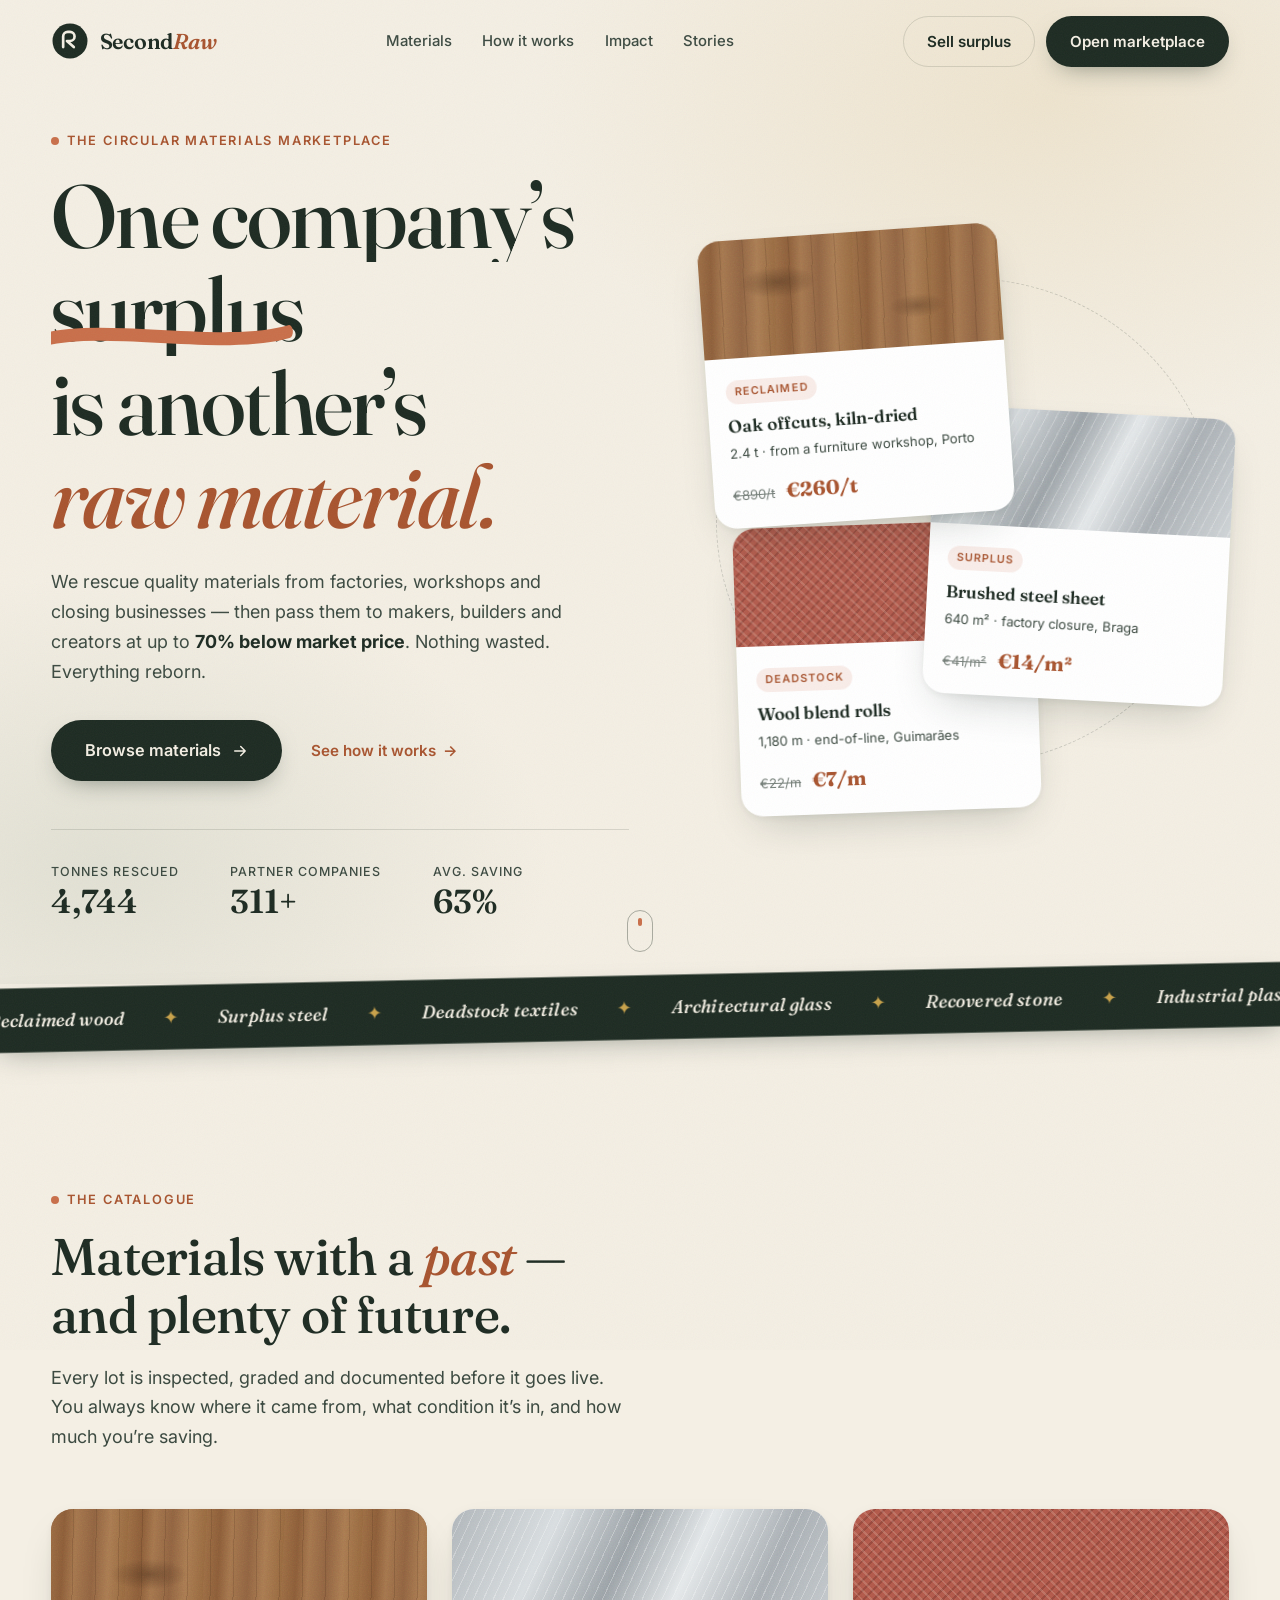
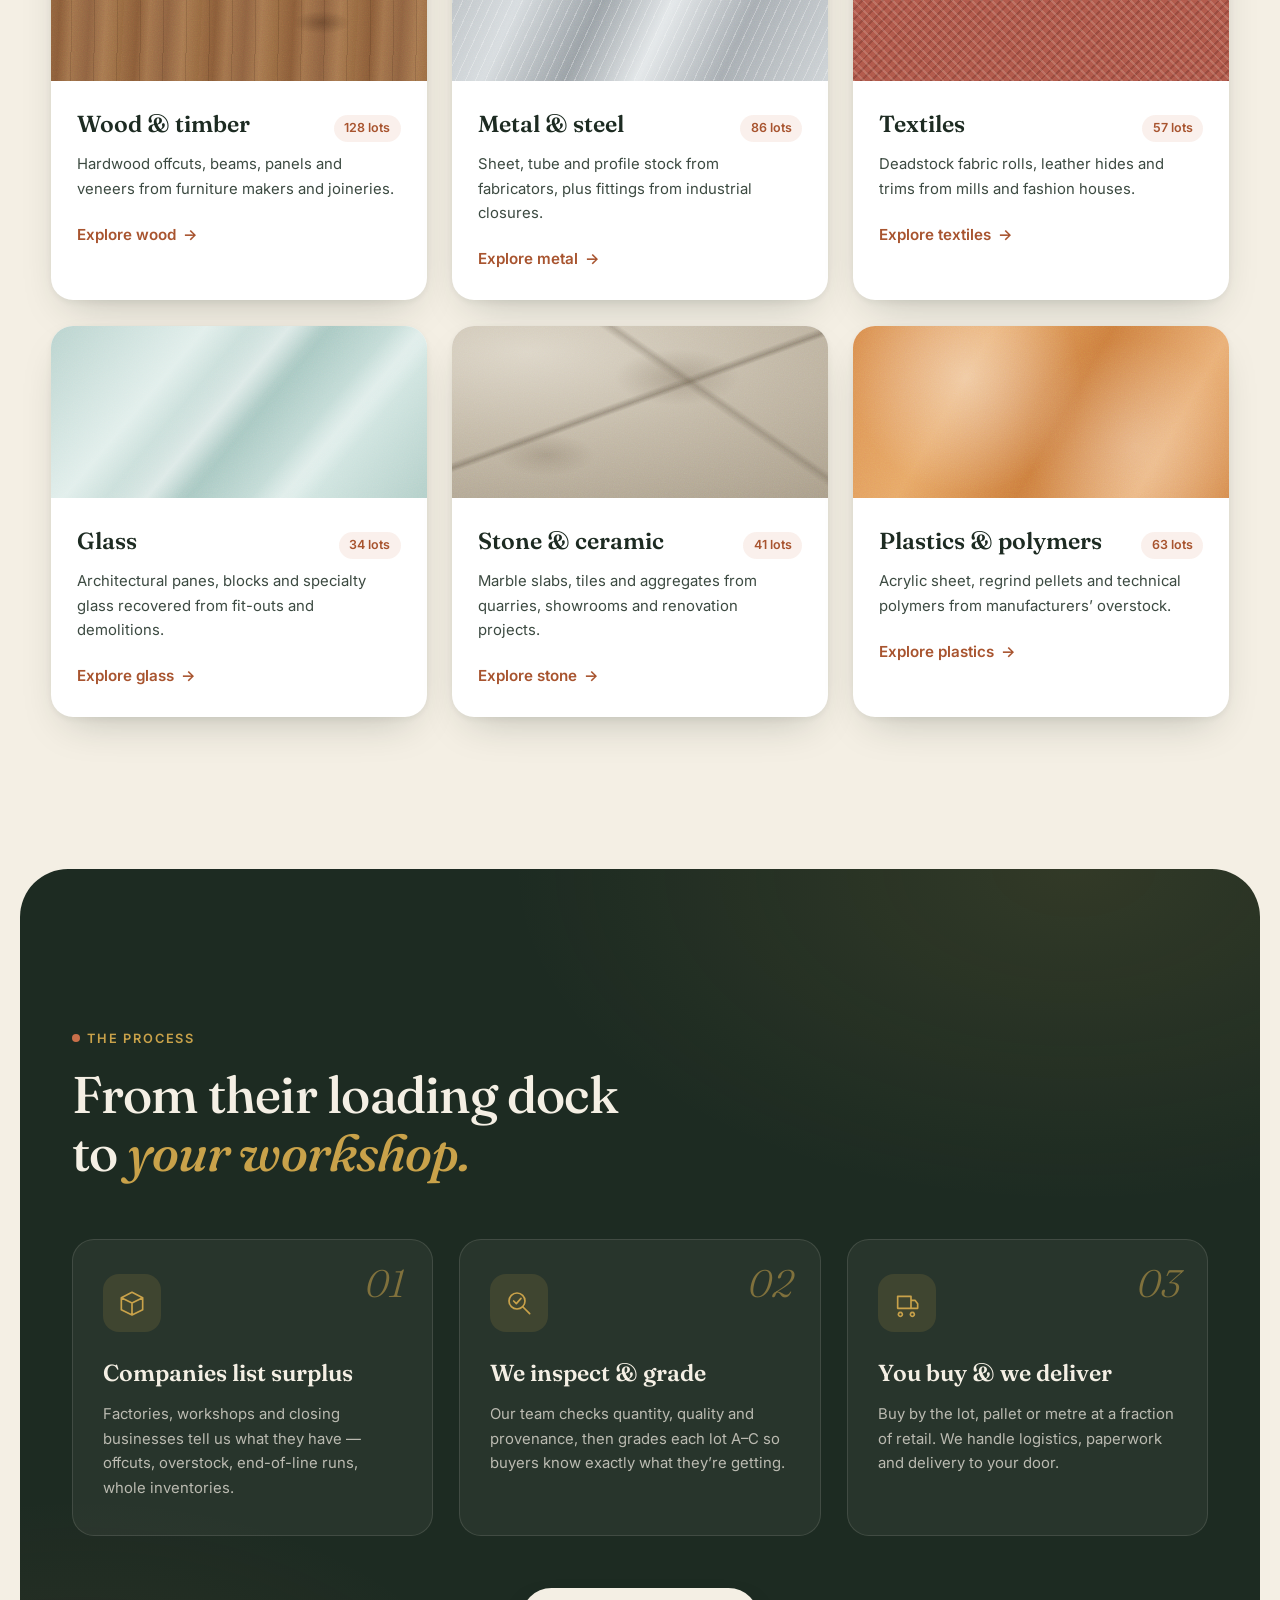
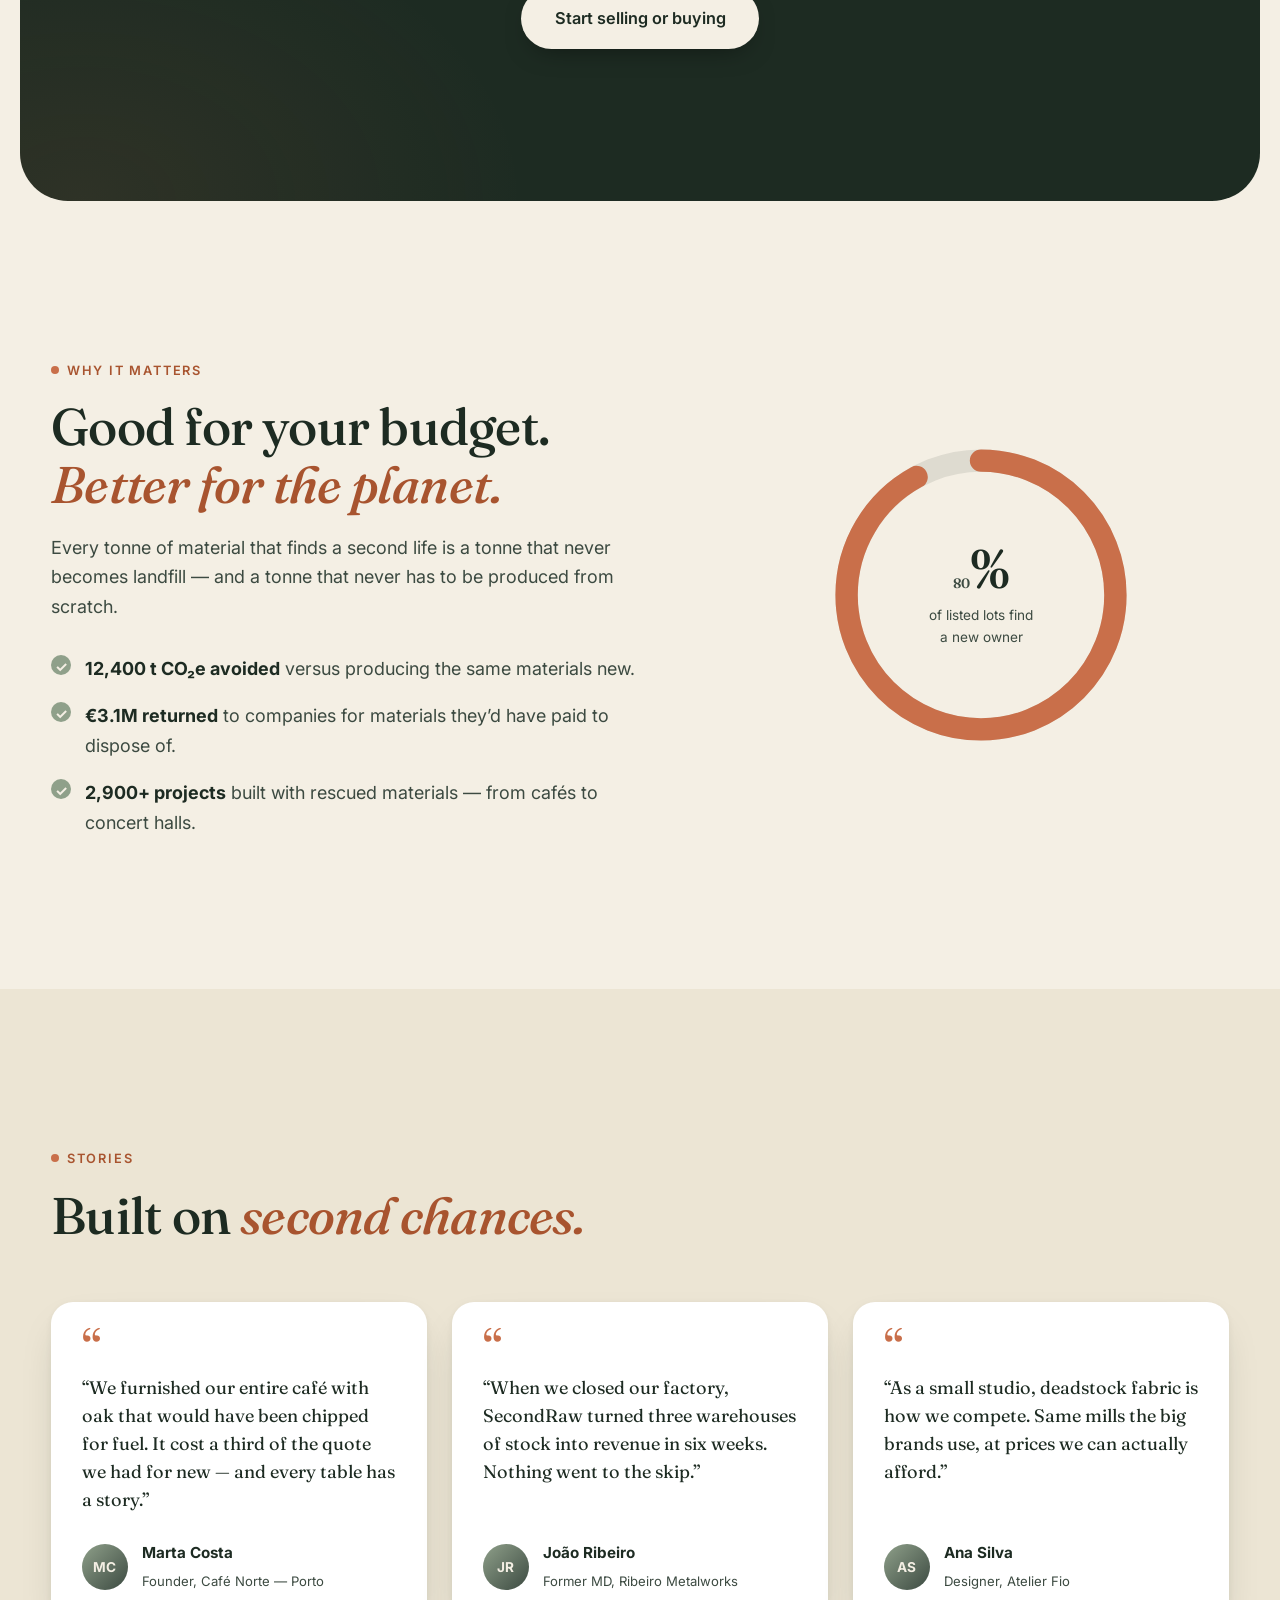
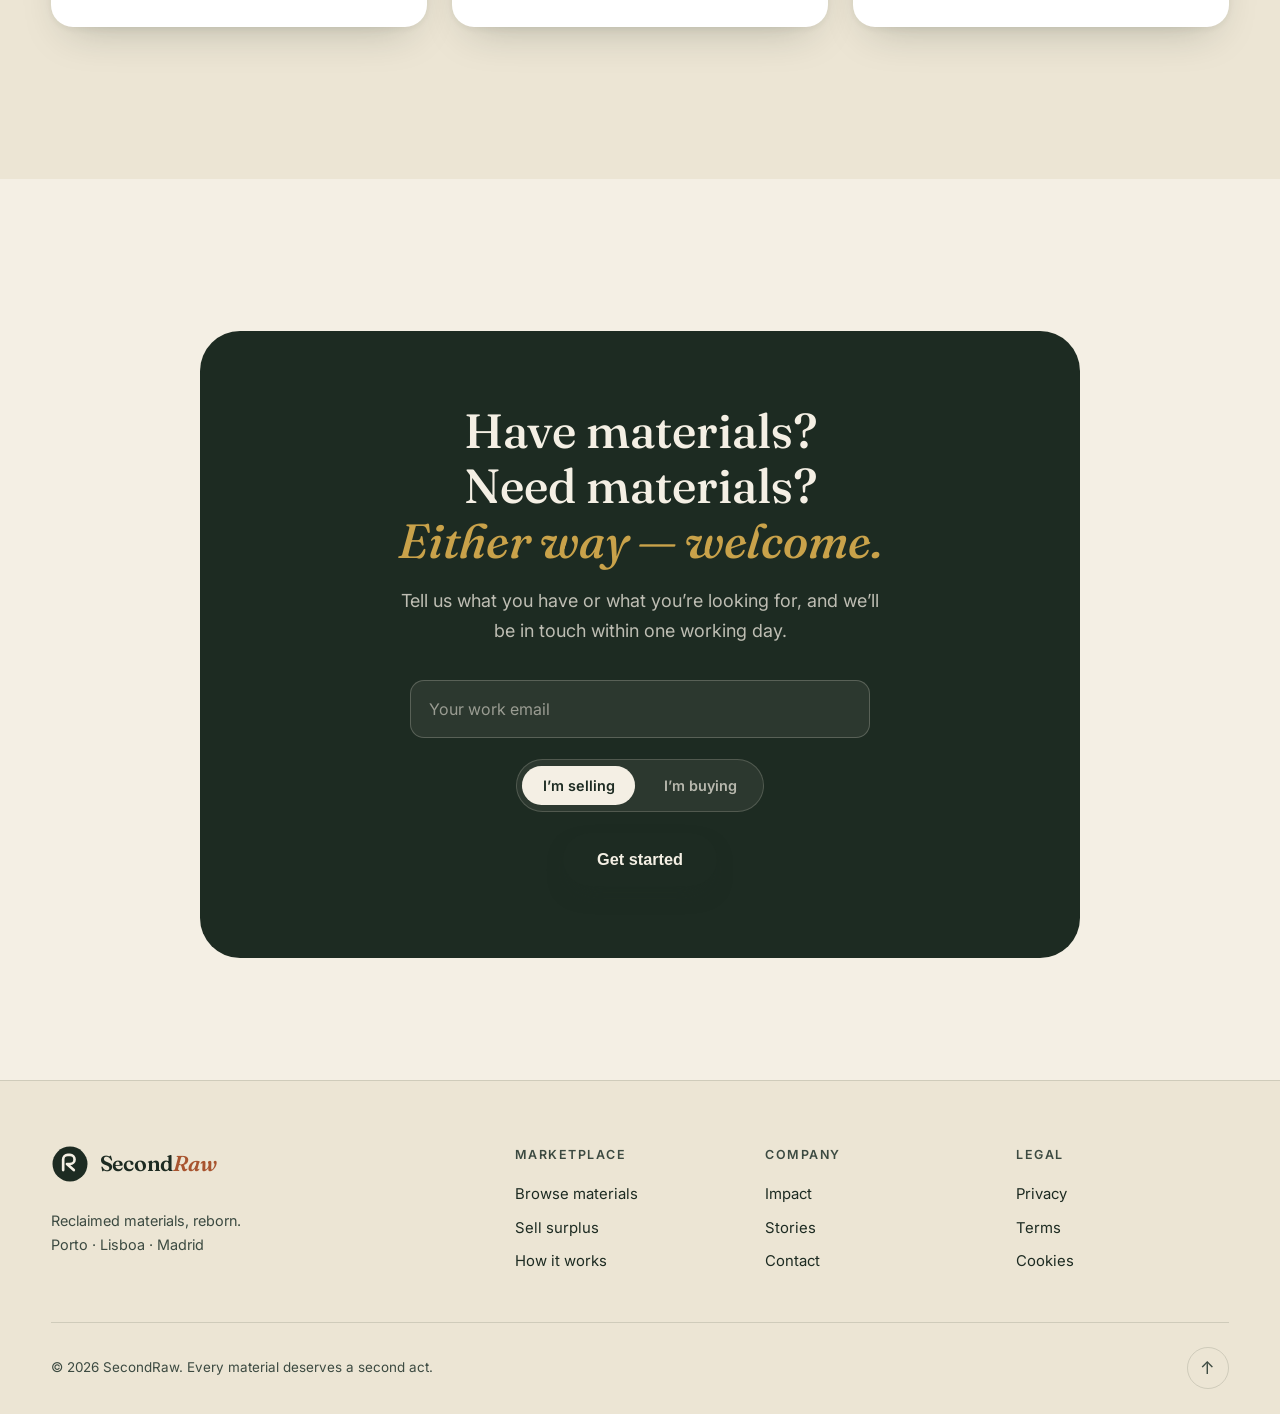
<file: index.html>
<!DOCTYPE html>
<html lang="en">
<head>
  <meta charset="UTF-8" />
  <meta name="viewport" content="width=device-width, initial-scale=1.0" />
  <title>SecondRaw — Reclaimed materials, reborn.</title>
  <meta name="description" content="SecondRaw rescues surplus materials from companies — reclaimed wood, metal, textiles and more — and sells them to makers and builders at a fraction of the price." />

  <link rel="preconnect" href="https://fonts.googleapis.com" />
  <link rel="preconnect" href="https://fonts.gstatic.com" crossorigin />
  <link href="https://fonts.googleapis.com/css2?family=Fraunces:opsz,wght@9..144,300;9..144,400;9..144,500;9..144,600&family=Inter:wght@400;500;600&display=swap" rel="stylesheet" />

  <link rel="stylesheet" href="styles.css" />
  <link rel="icon" href="data:image/svg+xml,<svg xmlns='http://www.w3.org/2000/svg' viewBox='0 0 100 100'><circle cx='50' cy='50' r='46' fill='%231d2b22'/><path d='M32 66 V38 a12 12 0 0 1 12-12 h6 a12 12 0 0 1 0 24 h-8 l18 16' stroke='%23e9e2d2' stroke-width='7' fill='none' stroke-linecap='round' stroke-linejoin='round'/></svg>" />
</head>
<body>

  <!-- ======= Grain overlay ======= -->
  <div class="grain" aria-hidden="true"></div>

  <!-- ======= Progress bar ======= -->
  <div class="progress" aria-hidden="true"><span id="progressBar"></span></div>

  <!-- ======= Header ======= -->
  <header class="header" id="header">
    <div class="header__inner">
      <a href="#top" class="logo" aria-label="SecondRaw — home">
        <svg class="logo__mark" viewBox="0 0 100 100" aria-hidden="true">
          <circle cx="50" cy="50" r="46" />
          <path d="M32 66 V38 a12 12 0 0 1 12-12 h6 a12 12 0 0 1 0 24 h-8 l18 16" fill="none" stroke-linecap="round" stroke-linejoin="round"/>
        </svg>
        <span class="logo__word">Second<em>Raw</em></span>
      </a>

      <nav class="nav" aria-label="Primary">
        <a href="#materials" class="nav__link">Materials</a>
        <a href="#how" class="nav__link">How it works</a>
        <a href="#impact" class="nav__link">Impact</a>
        <a href="#stories" class="nav__link">Stories</a>
      </nav>

      <div class="header__actions">
        <a href="app.html#/vender" class="btn btn--ghost">Sell surplus</a>
        <a href="app.html" class="btn btn--solid">Open marketplace</a>
      </div>

      <button class="burger" id="burger" aria-label="Open menu" aria-expanded="false" aria-controls="mobileMenu">
        <span></span><span></span>
      </button>
    </div>
  </header>

  <!-- ======= Mobile menu ======= -->
  <div class="mobile-menu" id="mobileMenu" aria-hidden="true">
    <nav aria-label="Mobile">
      <a href="#materials" class="mobile-menu__link">Materials</a>
      <a href="#how" class="mobile-menu__link">How it works</a>
      <a href="#impact" class="mobile-menu__link">Impact</a>
      <a href="#stories" class="mobile-menu__link">Stories</a>
      <a href="#sell" class="mobile-menu__link">Sell surplus</a>
    </nav>
    <a href="#materials" class="btn btn--solid btn--big">Browse materials</a>
  </div>

  <main id="top">

    <!-- ======= Hero ======= -->
    <section class="hero">
      <div class="hero__inner">
        <div class="hero__copy">
          <p class="eyebrow reveal"><span class="eyebrow__dot"></span>The circular materials marketplace</p>
          <h1 class="hero__title">
            <span class="line"><span>One company&rsquo;s</span></span>
            <span class="line"><span class="hero__strike">surplus<svg viewBox="0 0 220 24" preserveAspectRatio="none" aria-hidden="true"><path d="M4 14 C60 6, 160 20, 216 10" /></svg></span></span>
            <span class="line"><span>is another&rsquo;s</span></span>
            <span class="line"><span class="hero__accent">raw&nbsp;material.</span></span>
          </h1>
          <p class="hero__lede reveal">We rescue quality materials from factories, workshops and closing businesses — then pass them to makers, builders and creators at up to <strong>70% below market price</strong>. Nothing wasted. Everything reborn.</p>
          <div class="hero__cta reveal">
            <a href="app.html" class="btn btn--solid btn--big">
              Browse materials
              <svg viewBox="0 0 24 24" aria-hidden="true"><path d="M5 12h14M13 6l6 6-6 6" fill="none" stroke="currentColor" stroke-width="2" stroke-linecap="round" stroke-linejoin="round"/></svg>
            </a>
            <a href="#how" class="link-arrow">See how it works</a>
          </div>

          <dl class="hero__stats reveal">
            <div class="stat">
              <dt>Tonnes rescued</dt>
              <dd><span class="count" data-count="4820">0</span></dd>
            </div>
            <div class="stat">
              <dt>Partner companies</dt>
              <dd><span class="count" data-count="316">0</span>+</dd>
            </div>
            <div class="stat">
              <dt>Avg. saving</dt>
              <dd><span class="count" data-count="64">0</span>%</dd>
            </div>
          </dl>
        </div>

        <div class="hero__visual" aria-hidden="true">
          <div class="hero__card hero__card--wood" data-tilt>
            <div class="swatch swatch--wood"></div>
            <div class="hero__card-meta">
              <span class="tag">Reclaimed</span>
              <h3>Oak offcuts, kiln-dried</h3>
              <p>2.4 t · from a furniture workshop, Porto</p>
              <div class="hero__card-price"><s>€890/t</s><strong>€260/t</strong></div>
            </div>
          </div>
          <div class="hero__card hero__card--metal" data-tilt>
            <div class="swatch swatch--metal"></div>
            <div class="hero__card-meta">
              <span class="tag">Surplus</span>
              <h3>Brushed steel sheet</h3>
              <p>640 m² · factory closure, Braga</p>
              <div class="hero__card-price"><s>€41/m²</s><strong>€14/m²</strong></div>
            </div>
          </div>
          <div class="hero__card hero__card--textile" data-tilt>
            <div class="swatch swatch--textile"></div>
            <div class="hero__card-meta">
              <span class="tag">Deadstock</span>
              <h3>Wool blend rolls</h3>
              <p>1,180 m · end-of-line, Guimarães</p>
              <div class="hero__card-price"><s>€22/m</s><strong>€7/m</strong></div>
            </div>
          </div>
          <div class="hero__orbit"></div>
        </div>
      </div>

      <div class="hero__scrollcue" aria-hidden="true">
        <span></span>
      </div>
    </section>

    <!-- ======= Marquee ======= -->
    <div class="marquee" aria-hidden="true">
      <div class="marquee__track">
        <span>Reclaimed wood</span><i>✦</i><span>Surplus steel</span><i>✦</i><span>Deadstock textiles</span><i>✦</i><span>Architectural glass</span><i>✦</i><span>Recovered stone</span><i>✦</i><span>Industrial plastics</span><i>✦</i>
        <span>Reclaimed wood</span><i>✦</i><span>Surplus steel</span><i>✦</i><span>Deadstock textiles</span><i>✦</i><span>Architectural glass</span><i>✦</i><span>Recovered stone</span><i>✦</i><span>Industrial plastics</span><i>✦</i>
      </div>
    </div>

    <!-- ======= Materials ======= -->
    <section class="section materials" id="materials">
      <div class="section__head reveal">
        <p class="eyebrow"><span class="eyebrow__dot"></span>The catalogue</p>
        <h2 class="section__title">Materials with a <em>past</em> —<br />and plenty of future.</h2>
        <p class="section__lede">Every lot is inspected, graded and documented before it goes live. You always know where it came from, what condition it&rsquo;s in, and how much you&rsquo;re saving.</p>
      </div>

      <div class="materials__grid">
        <article class="mat-card reveal" style="--d:0">
          <div class="swatch swatch--wood"></div>
          <div class="mat-card__body">
            <div class="mat-card__top"><h3>Wood &amp; timber</h3><span class="mat-card__count">128 lots</span></div>
            <p>Hardwood offcuts, beams, panels and veneers from furniture makers and joineries.</p>
            <a class="link-arrow" href="#sell">Explore wood</a>
          </div>
        </article>

        <article class="mat-card reveal" style="--d:1">
          <div class="swatch swatch--metal"></div>
          <div class="mat-card__body">
            <div class="mat-card__top"><h3>Metal &amp; steel</h3><span class="mat-card__count">86 lots</span></div>
            <p>Sheet, tube and profile stock from fabricators, plus fittings from industrial closures.</p>
            <a class="link-arrow" href="#sell">Explore metal</a>
          </div>
        </article>

        <article class="mat-card reveal" style="--d:2">
          <div class="swatch swatch--textile"></div>
          <div class="mat-card__body">
            <div class="mat-card__top"><h3>Textiles</h3><span class="mat-card__count">57 lots</span></div>
            <p>Deadstock fabric rolls, leather hides and trims from mills and fashion houses.</p>
            <a class="link-arrow" href="#sell">Explore textiles</a>
          </div>
        </article>

        <article class="mat-card reveal" style="--d:3">
          <div class="swatch swatch--glass"></div>
          <div class="mat-card__body">
            <div class="mat-card__top"><h3>Glass</h3><span class="mat-card__count">34 lots</span></div>
            <p>Architectural panes, blocks and specialty glass recovered from fit-outs and demolitions.</p>
            <a class="link-arrow" href="#sell">Explore glass</a>
          </div>
        </article>

        <article class="mat-card reveal" style="--d:4">
          <div class="swatch swatch--stone"></div>
          <div class="mat-card__body">
            <div class="mat-card__top"><h3>Stone &amp; ceramic</h3><span class="mat-card__count">41 lots</span></div>
            <p>Marble slabs, tiles and aggregates from quarries, showrooms and renovation projects.</p>
            <a class="link-arrow" href="#sell">Explore stone</a>
          </div>
        </article>

        <article class="mat-card reveal" style="--d:5">
          <div class="swatch swatch--plastic"></div>
          <div class="mat-card__body">
            <div class="mat-card__top"><h3>Plastics &amp; polymers</h3><span class="mat-card__count">63 lots</span></div>
            <p>Acrylic sheet, regrind pellets and technical polymers from manufacturers&rsquo; overstock.</p>
            <a class="link-arrow" href="#sell">Explore plastics</a>
          </div>
        </article>
      </div>
    </section>


    <!-- ======= How it works ======= -->
    <section class="section how" id="how">
      <div class="section__head section__head--light reveal">
        <p class="eyebrow eyebrow--light"><span class="eyebrow__dot"></span>The process</p>
        <h2 class="section__title">From their loading dock<br />to <em>your workshop.</em></h2>
      </div>

      <ol class="steps">
        <li class="step reveal" style="--d:0">
          <span class="step__num">01</span>
          <div class="step__icon" aria-hidden="true">
            <svg viewBox="0 0 48 48"><path d="M8 34 V16 l16-8 16 8 v18 l-16 8 z M8 16 l16 8 16-8 M24 24 v18" fill="none" stroke="currentColor" stroke-width="2.5" stroke-linejoin="round"/></svg>
          </div>
          <h3>Companies list surplus</h3>
          <p>Factories, workshops and closing businesses tell us what they have — offcuts, overstock, end-of-line runs, whole inventories.</p>
        </li>
        <li class="step reveal" style="--d:1">
          <span class="step__num">02</span>
          <div class="step__icon" aria-hidden="true">
            <svg viewBox="0 0 48 48"><circle cx="21" cy="21" r="12" fill="none" stroke="currentColor" stroke-width="2.5"/><path d="M30 30 l10 10 M16 21 l4 4 7-8" fill="none" stroke="currentColor" stroke-width="2.5" stroke-linecap="round" stroke-linejoin="round"/></svg>
          </div>
          <h3>We inspect &amp; grade</h3>
          <p>Our team checks quantity, quality and provenance, then grades each lot A–C so buyers know exactly what they&rsquo;re getting.</p>
        </li>
        <li class="step reveal" style="--d:2">
          <span class="step__num">03</span>
          <div class="step__icon" aria-hidden="true">
            <svg viewBox="0 0 48 48"><path d="M10 14 h20 v18 H10 z M30 20 h6 l4 5 v7 h-10 M14 38 a3 3 0 1 0 .1 0 M32 38 a3 3 0 1 0 .1 0" fill="none" stroke="currentColor" stroke-width="2.5" stroke-linejoin="round"/></svg>
          </div>
          <h3>You buy &amp; we deliver</h3>
          <p>Buy by the lot, pallet or metre at a fraction of retail. We handle logistics, paperwork and delivery to your door.</p>
        </li>
      </ol>

      <div class="how__cta reveal">
        <a href="app.html" class="btn btn--light btn--big">Start selling or buying</a>
      </div>
    </section>

    <!-- ======= Impact ======= -->
    <section class="section impact" id="impact">
      <div class="impact__inner">
        <div class="impact__copy reveal">
          <p class="eyebrow"><span class="eyebrow__dot"></span>Why it matters</p>
          <h2 class="section__title">Good for your budget.<br /><em>Better for the planet.</em></h2>
          <p class="section__lede">Every tonne of material that finds a second life is a tonne that never becomes landfill — and a tonne that never has to be produced from scratch.</p>
          <ul class="impact__list">
            <li><strong>12,400 t CO₂e avoided</strong> versus producing the same materials new.</li>
            <li><strong>€3.1M returned</strong> to companies for materials they&rsquo;d have paid to dispose of.</li>
            <li><strong>2,900+ projects</strong> built with rescued materials — from cafés to concert halls.</li>
          </ul>
        </div>

        <div class="impact__viz reveal" aria-hidden="true">
          <div class="ring">
            <svg viewBox="0 0 200 200">
              <circle class="ring__track" cx="100" cy="100" r="84" />
              <circle class="ring__fill" cx="100" cy="100" r="84" />
            </svg>
            <div class="ring__label">
              <strong><span class="count" data-count="92">0</span>%</strong>
              <span>of listed lots find<br />a new owner</span>
            </div>
          </div>
        </div>
      </div>
    </section>

    <!-- ======= Stories / testimonials ======= -->
    <section class="section stories" id="stories">
      <div class="section__head reveal">
        <p class="eyebrow"><span class="eyebrow__dot"></span>Stories</p>
        <h2 class="section__title">Built on <em>second chances.</em></h2>
      </div>

      <div class="stories__grid">
        <figure class="quote reveal" style="--d:0">
          <blockquote>&ldquo;We furnished our entire café with oak that would have been chipped for fuel. It cost a third of the quote we had for new — and every table has a story.&rdquo;</blockquote>
          <figcaption>
            <span class="quote__avatar" aria-hidden="true">MC</span>
            <div><strong>Marta Costa</strong><span>Founder, Café Norte — Porto</span></div>
          </figcaption>
        </figure>

        <figure class="quote reveal" style="--d:1">
          <blockquote>&ldquo;When we closed our factory, SecondRaw turned three warehouses of stock into revenue in six weeks. Nothing went to the skip.&rdquo;</blockquote>
          <figcaption>
            <span class="quote__avatar" aria-hidden="true">JR</span>
            <div><strong>João Ribeiro</strong><span>Former MD, Ribeiro Metalworks</span></div>
          </figcaption>
        </figure>

        <figure class="quote reveal" style="--d:2">
          <blockquote>&ldquo;As a small studio, deadstock fabric is how we compete. Same mills the big brands use, at prices we can actually afford.&rdquo;</blockquote>
          <figcaption>
            <span class="quote__avatar" aria-hidden="true">AS</span>
            <div><strong>Ana Silva</strong><span>Designer, Atelier Fio</span></div>
          </figcaption>
        </figure>
      </div>
    </section>

    <!-- ======= CTA ======= -->
    <section class="section cta" id="sell">
      <div class="cta__card reveal">
        <div class="cta__glow" aria-hidden="true"></div>
        <h2>Have materials?<br />Need materials?<br /><em>Either way — welcome.</em></h2>
        <p>Tell us what you have or what you&rsquo;re looking for, and we&rsquo;ll be in touch within one working day.</p>
        <form class="cta__form" id="ctaForm" novalidate>
          <div class="cta__field">
            <input type="email" id="ctaEmail" name="email" placeholder=" " required autocomplete="email" />
            <label for="ctaEmail">Your work email</label>
          </div>
          <div class="cta__choice" role="group" aria-label="I want to">
            <label><input type="radio" name="intent" value="sell" checked /><span>I&rsquo;m selling</span></label>
            <label><input type="radio" name="intent" value="buy" /><span>I&rsquo;m buying</span></label>
          </div>
          <button type="submit" class="btn btn--solid btn--big">Get started</button>
          <p class="cta__done" id="ctaDone" hidden>✓ Thanks — we&rsquo;ll be in touch shortly.</p>
        </form>
      </div>
    </section>

  </main>

  <!-- ======= Footer ======= -->
  <footer class="footer">
    <div class="footer__inner">
      <div class="footer__brand">
        <a href="#top" class="logo logo--footer" aria-label="SecondRaw — home">
          <svg class="logo__mark" viewBox="0 0 100 100" aria-hidden="true">
            <circle cx="50" cy="50" r="46" />
            <path d="M32 66 V38 a12 12 0 0 1 12-12 h6 a12 12 0 0 1 0 24 h-8 l18 16" fill="none" stroke-linecap="round" stroke-linejoin="round"/>
          </svg>
          <span class="logo__word">Second<em>Raw</em></span>
        </a>
        <p>Reclaimed materials, reborn.<br />Porto · Lisboa · Madrid</p>
      </div>
      <nav class="footer__col" aria-label="Marketplace">
        <h4>Marketplace</h4>
        <a href="#materials">Browse materials</a>
        <a href="#sell">Sell surplus</a>
        <a href="#how">How it works</a>
      </nav>
      <nav class="footer__col" aria-label="Company">
        <h4>Company</h4>
        <a href="#impact">Impact</a>
        <a href="#stories">Stories</a>
        <a href="mailto:hello@secondraw.com">Contact</a>
      </nav>
      <nav class="footer__col" aria-label="Legal">
        <h4>Legal</h4>
        <a href="#">Privacy</a>
        <a href="#">Terms</a>
        <a href="#">Cookies</a>
      </nav>
    </div>
    <div class="footer__base">
      <span>© 2026 SecondRaw. Every material deserves a second act.</span>
      <a href="#top" class="footer__up" aria-label="Back to top">↑</a>
    </div>
  </footer>

  <script>
    /* Sem sessão iniciada, os CTAs que abrem o mercado levam ao login;
       o mercado (app.html#/) só está acessível a utilizadores autenticados. */
    (function () {
      var loggedIn = false;
      try {
        var db = JSON.parse(localStorage.getItem("secondraw:v1"));
        loggedIn = !!(db && db.session);
      } catch (e) {}
      if (!loggedIn) {
        document.querySelectorAll('a[href^="app.html"]').forEach(function (a) {
          a.setAttribute("href", "app.html#/entrar");
        });
      }
    })();
  </script>
  <script src="script.js" defer></script>
</body>
</html>
</file>
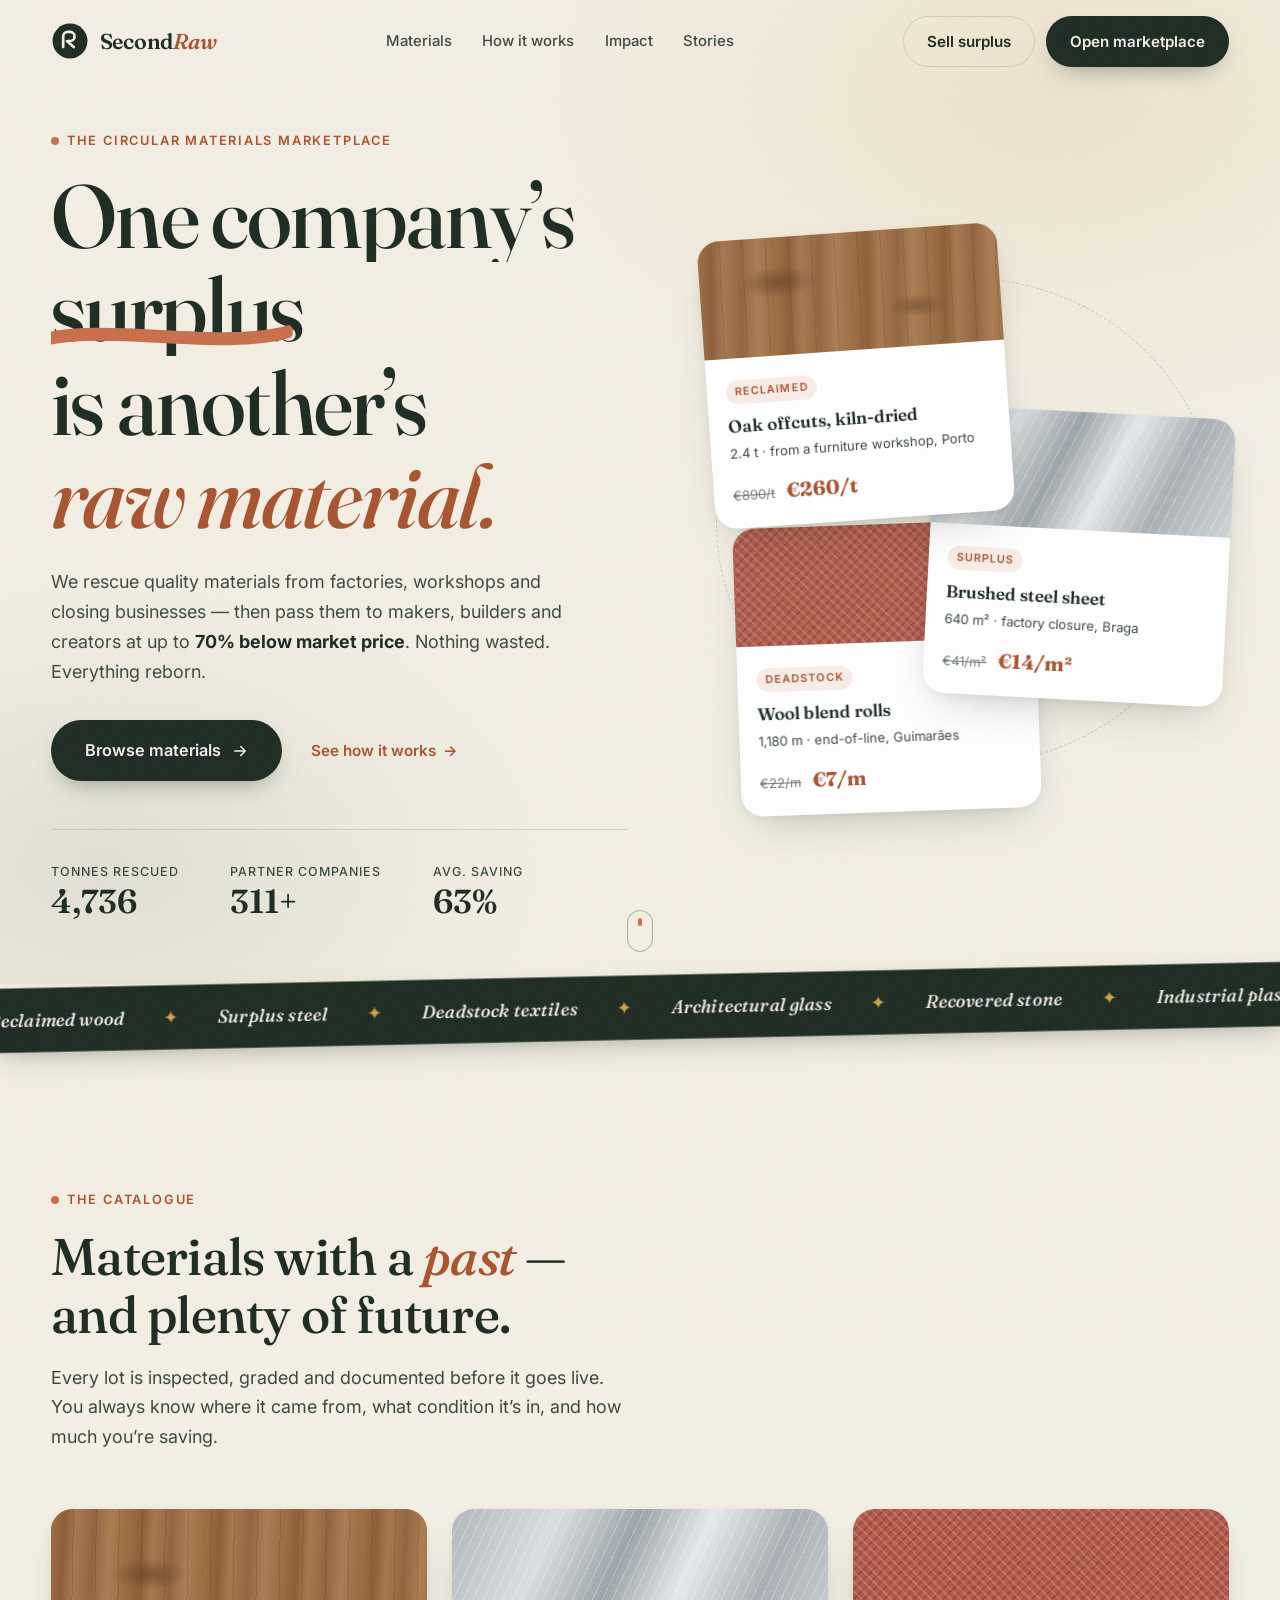
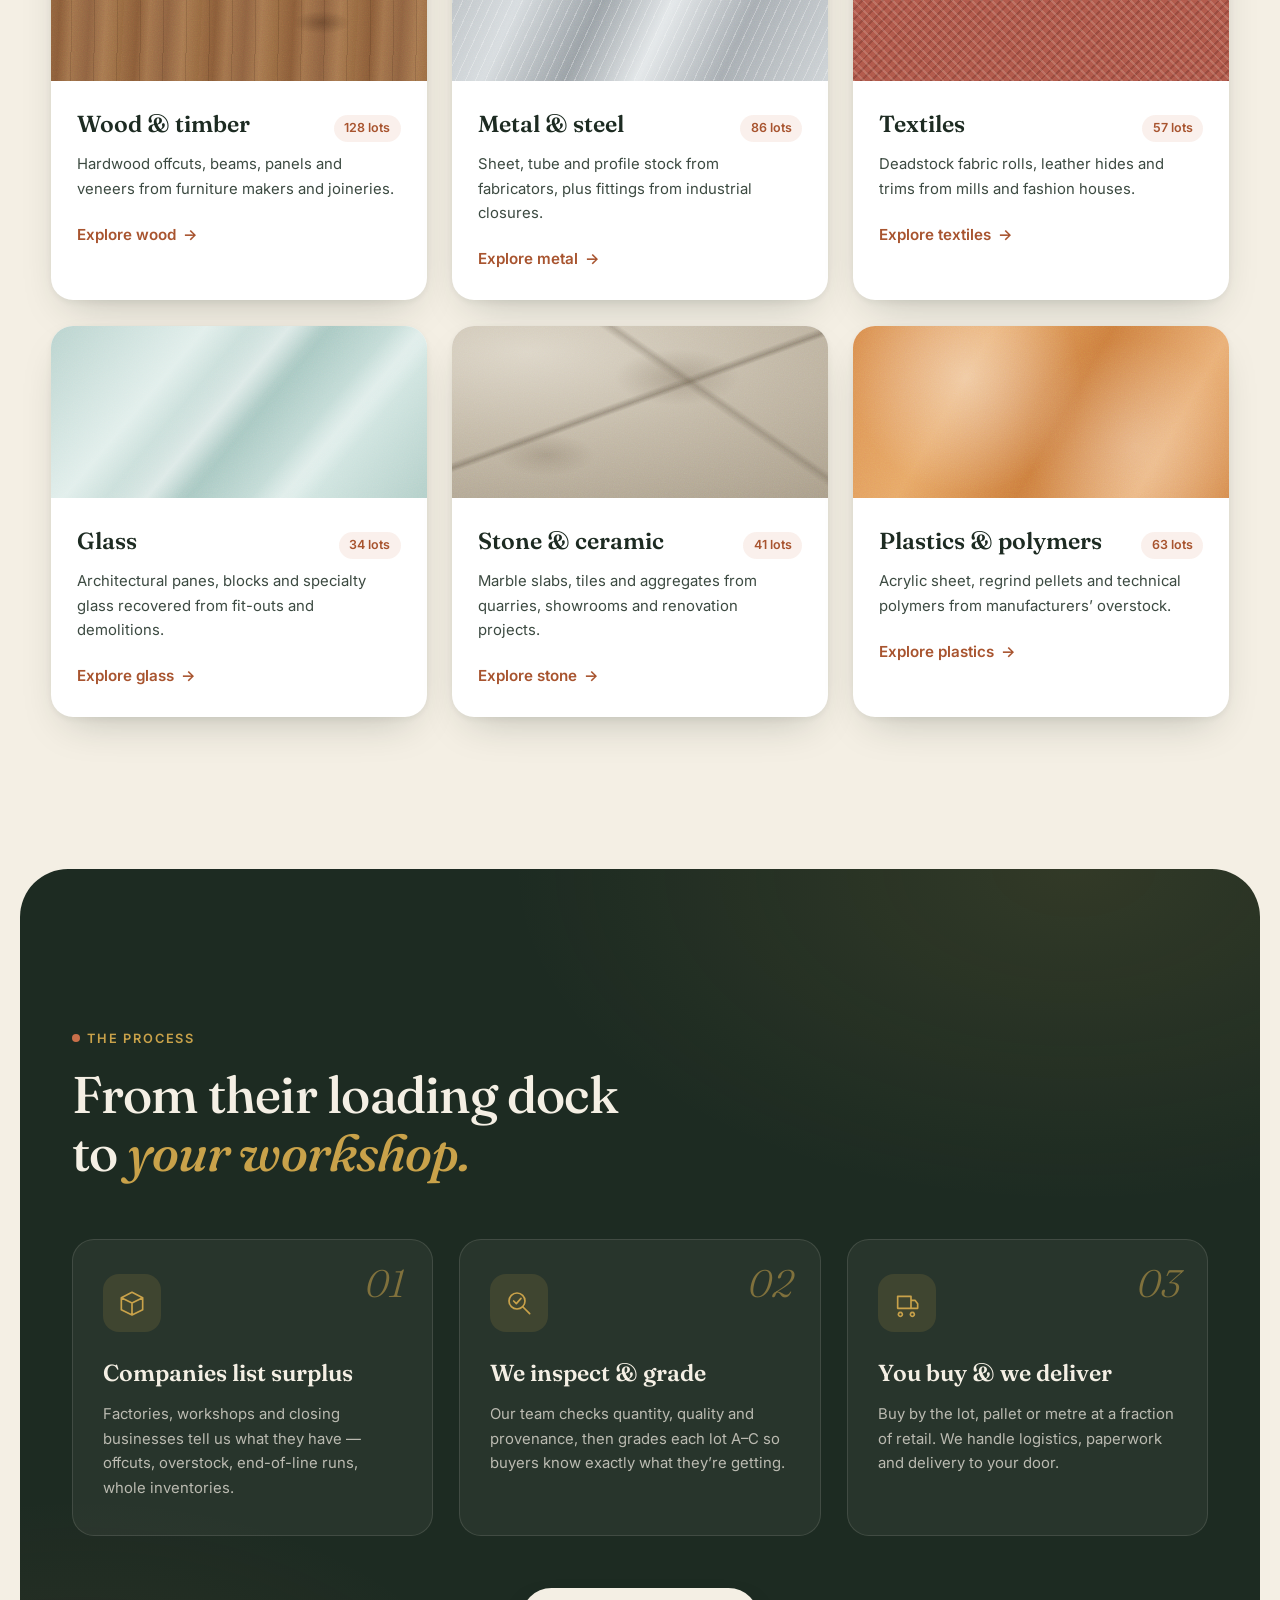
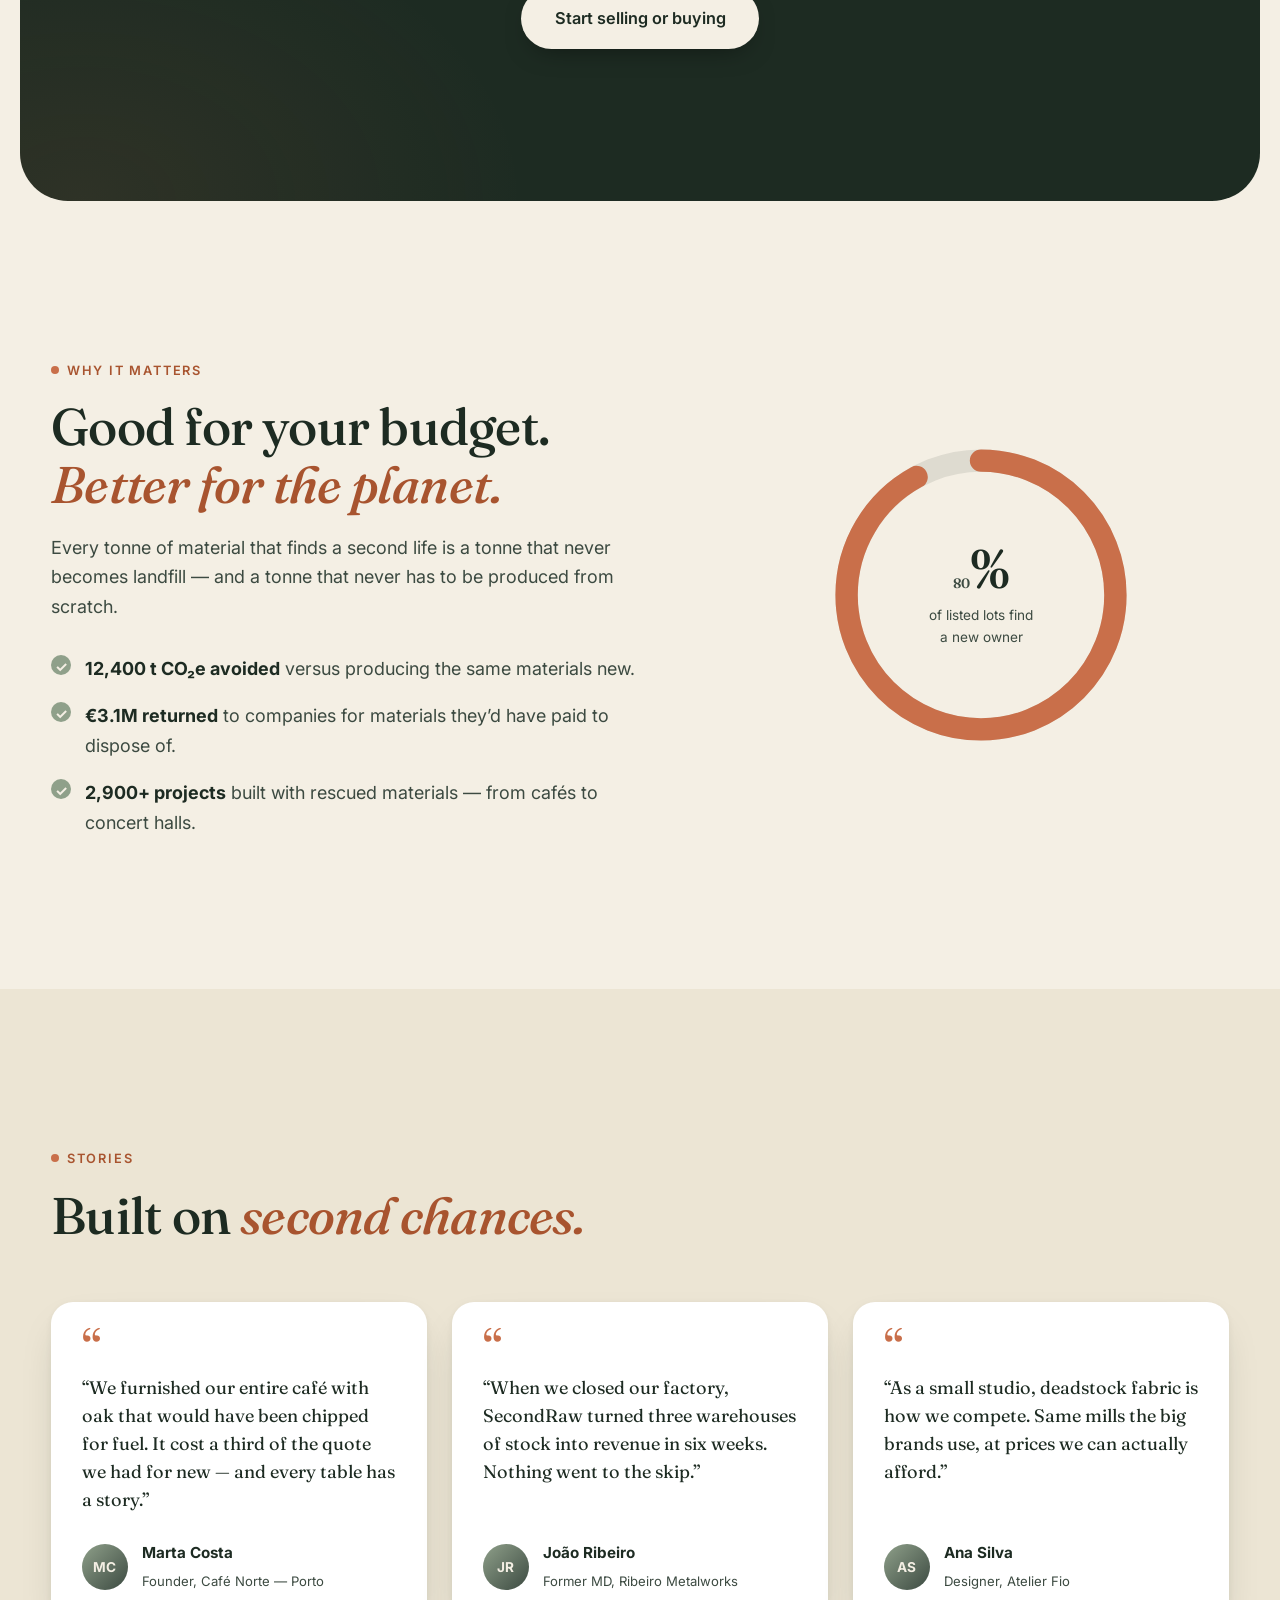
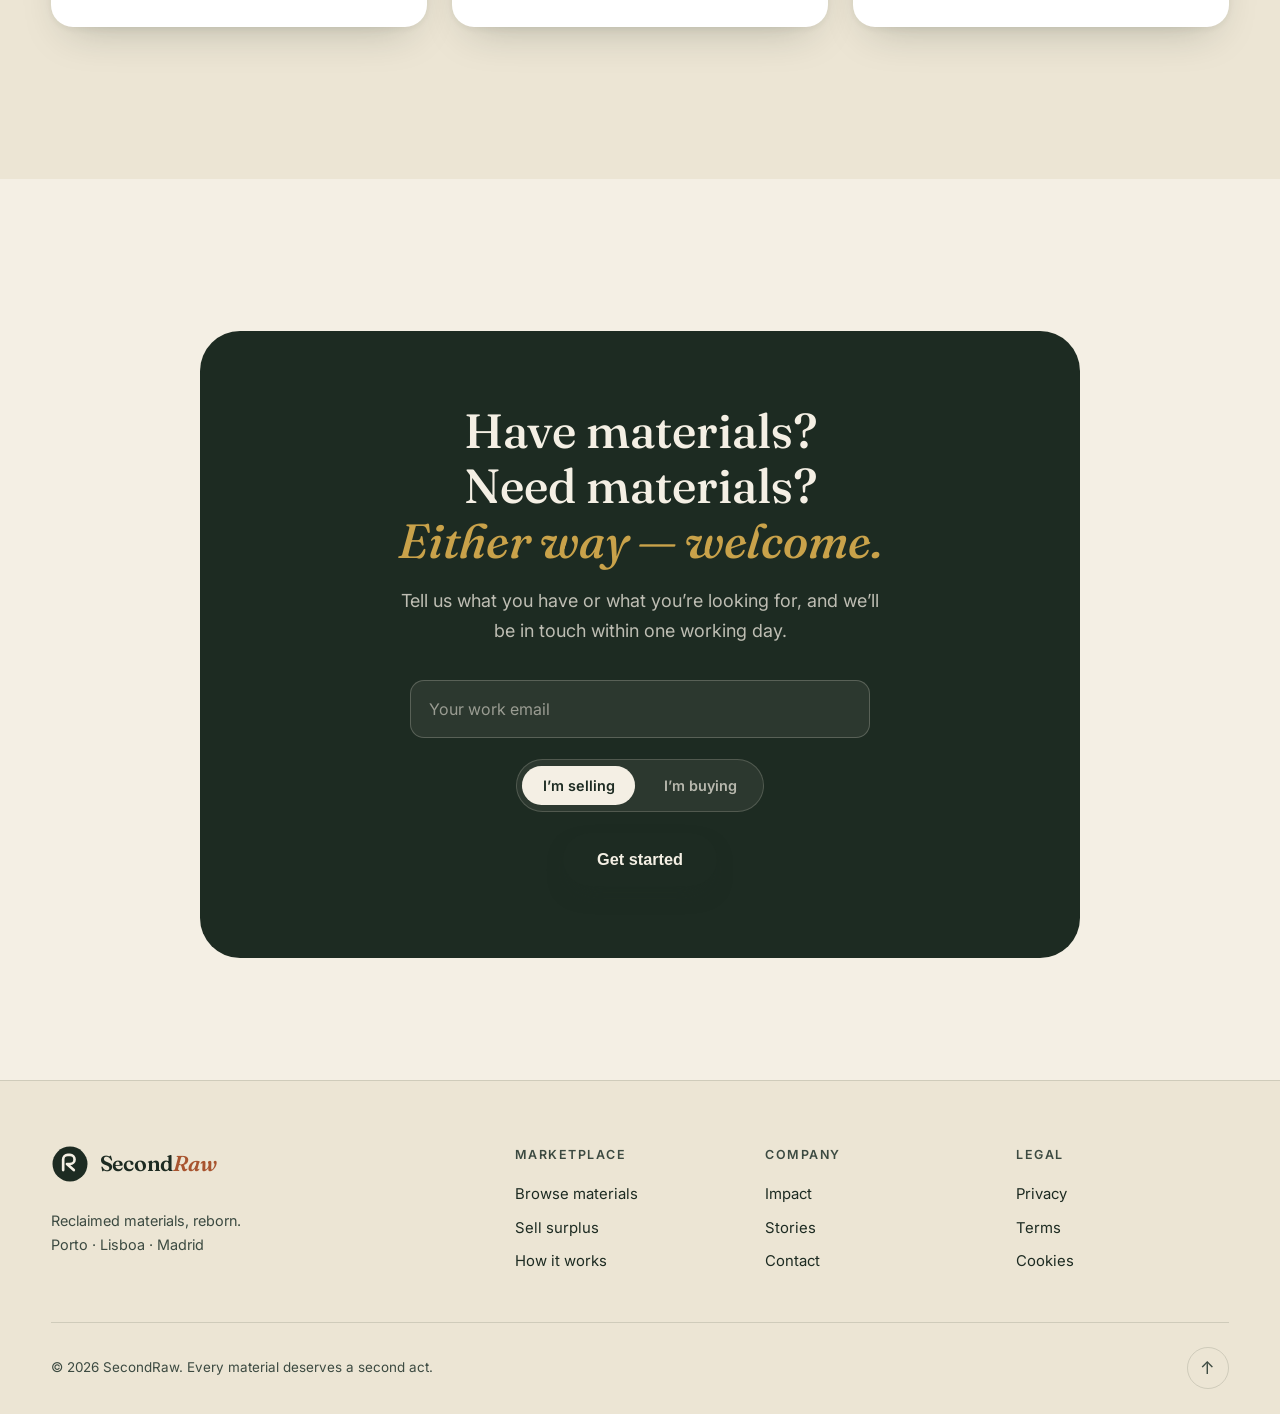
<file: app.html>
<!DOCTYPE html>
<html lang="pt">
<head>
  <meta charset="UTF-8" />
  <meta name="viewport" content="width=device-width, initial-scale=1.0" />
  <title>SecondRaw — Marketplace</title>
  <meta name="description" content="Marketplace circular de materiais: compra e vende madeira, metal, têxtil, plástico e mais, a preços reduzidos." />

  <link rel="preconnect" href="https://fonts.googleapis.com" />
  <link rel="preconnect" href="https://fonts.gstatic.com" crossorigin />
  <link href="https://fonts.googleapis.com/css2?family=Fraunces:opsz,wght@9..144,300;9..144,400;9..144,500;9..144,600&family=Inter:wght@400;500;600&display=swap" rel="stylesheet" />

  <link rel="stylesheet" href="styles.css" />
  <link rel="stylesheet" href="app.css" />
  <link rel="icon" href="data:image/svg+xml,<svg xmlns='http://www.w3.org/2000/svg' viewBox='0 0 100 100'><circle cx='50' cy='50' r='46' fill='%231d2b22'/><path d='M32 66 V38 a12 12 0 0 1 12-12 h6 a12 12 0 0 1 0 24 h-8 l18 16' stroke='%23e9e2d2' stroke-width='7' fill='none' stroke-linecap='round' stroke-linejoin='round'/></svg>" />
</head>
<body class="app-body">
  <div class="grain" aria-hidden="true"></div>

  <!-- ======= App header ======= -->
  <header class="appbar" id="appbar">
    <div class="appbar__inner">
      <a href="#/" class="logo" aria-label="SecondRaw — início">
        <svg class="logo__mark" viewBox="0 0 100 100" aria-hidden="true">
          <circle cx="50" cy="50" r="46" />
          <path d="M32 66 V38 a12 12 0 0 1 12-12 h6 a12 12 0 0 1 0 24 h-8 l18 16" fill="none" stroke-linecap="round" stroke-linejoin="round"/>
        </svg>
        <span class="logo__word">Second<em>Raw</em></span>
      </a>

      <form class="appbar__search" id="topSearch" role="search">
        <svg viewBox="0 0 24 24" aria-hidden="true"><circle cx="11" cy="11" r="7" fill="none" stroke="currentColor" stroke-width="2"/><path d="M21 21l-4-4" stroke="currentColor" stroke-width="2" stroke-linecap="round"/></svg>
        <input type="search" id="topSearchInput" placeholder="Pesquisar materiais…" aria-label="Pesquisar" />
      </form>

      <nav class="appbar__nav" id="appNav" aria-label="Principal"></nav>
    </div>
  </header>

  <main id="app" class="app-main"><!-- vistas renderizadas aqui --></main>

  <footer class="app-footer">
    <div class="app-footer__inner">
      <span>© 2026 SecondRaw — protótipo funcional (dados em localStorage).</span>
      <div class="app-footer__links">
        <a href="index.html">Página institucional</a>
        <button type="button" id="resetDemo" class="linklike">Repor dados de demonstração</button>
      </div>
    </div>
  </footer>

  <!-- host de toasts / modais -->
  <div id="toastHost" class="toast-host" aria-live="polite"></div>
  <div id="modalHost"></div>

  <script src="store.js"></script>
  <script src="app.js"></script>
</body>
</html>
</file>
<file: styles.css>
/* ==========================================================================
   SecondRaw — styles
   Design language: warm editorial, earthy palette, crafted textures.
   ========================================================================== */

/* ---------- Tokens ---------- */
:root {
  /* palette */
  --ink: #1d2b22;          /* deep forest */
  --ink-soft: #3c4a41;
  --paper: #f4efe4;        /* warm cream */
  --paper-deep: #ece5d4;
  --accent: #c96f4a;       /* terracotta */
  --accent-deep: #a8542f;
  --gold: #c9a24a;
  --sage: #8fa08a;
  --line: rgba(29, 43, 34, .14);

  /* type */
  --font-display: "Fraunces", Georgia, serif;
  --font-body: "Inter", system-ui, -apple-system, sans-serif;

  --fs-hero: clamp(2.6rem, 6.4vw + .5rem, 5.6rem);
  --fs-h2: clamp(1.9rem, 3.4vw + .5rem, 3.3rem);
  --fs-h3: clamp(1.15rem, 1vw + .8rem, 1.45rem);
  --fs-body: clamp(1rem, .3vw + .92rem, 1.125rem);

  /* rhythm */
  --space-section: clamp(5rem, 12vw, 9.5rem);
  --gutter: clamp(1.25rem, 4vw, 4rem);
  --radius: 22px;
  --radius-sm: 14px;

  --ease-out: cubic-bezier(.22, 1, .36, 1);
  --ease-spring: cubic-bezier(.34, 1.56, .64, 1);

  --shadow-card: 0 2px 6px rgba(29, 43, 34, .06), 0 18px 44px -18px rgba(29, 43, 34, .28);
  --shadow-card-hover: 0 4px 10px rgba(29, 43, 34, .08), 0 30px 60px -20px rgba(29, 43, 34, .38);
}

/* ---------- Reset & base ---------- */
*, *::before, *::after { box-sizing: border-box; margin: 0; padding: 0; }

html { scroll-behavior: smooth; }

body {
  font-family: var(--font-body);
  font-size: var(--fs-body);
  line-height: 1.65;
  color: var(--ink);
  background: var(--paper);
  -webkit-font-smoothing: antialiased;
  overflow-x: clip;
}

::selection { background: var(--accent); color: var(--paper); }

img, svg { display: block; max-width: 100%; }

a { color: inherit; text-decoration: none; }

:focus-visible {
  outline: 2px solid var(--accent);
  outline-offset: 3px;
  border-radius: 4px;
}

/* ---------- Grain overlay ---------- */
.grain {
  position: fixed; inset: -50%;
  width: 200%; height: 200%;
  pointer-events: none;
  z-index: 2000;
  opacity: .05;
  background-image: url("data:image/svg+xml,%3Csvg xmlns='http://www.w3.org/2000/svg' width='240' height='240'%3E%3Cfilter id='n'%3E%3CfeTurbulence type='fractalNoise' baseFrequency='0.9' numOctaves='2'/%3E%3C/filter%3E%3Crect width='100%25' height='100%25' filter='url(%23n)'/%3E%3C/svg%3E");
  animation: grain 9s steps(6) infinite;
}
@keyframes grain {
  0%, 100% { transform: translate(0, 0); }
  20% { transform: translate(-3%, 2%); }
  40% { transform: translate(2%, -3%); }
  60% { transform: translate(-2%, -2%); }
  80% { transform: translate(3%, 3%); }
}

/* ---------- Scroll progress ---------- */
.progress {
  position: fixed; top: 0; left: 0; right: 0;
  height: 3px; z-index: 1200;
  pointer-events: none;
}
.progress span {
  display: block; height: 100%; width: 100%;
  background: linear-gradient(90deg, var(--accent), var(--gold));
  transform: scaleX(0);
  transform-origin: left;
}

/* ---------- Buttons & links ---------- */
.btn {
  display: inline-flex; align-items: center; gap: .6em;
  font-weight: 600; font-size: .95rem;
  padding: .78em 1.5em;
  border-radius: 999px;
  border: 1.5px solid transparent;
  cursor: pointer;
  white-space: nowrap;
  transition: transform .35s var(--ease-spring), box-shadow .35s var(--ease-out),
              background-color .25s, color .25s, border-color .25s;
}
.btn--big { padding: 1em 2em; font-size: 1.02rem; }

.btn--solid {
  background: var(--ink);
  color: var(--paper);
  box-shadow: 0 10px 26px -12px rgba(29, 43, 34, .55);
}
.btn--solid:hover {
  background: var(--accent-deep);
  transform: translateY(-2px);
  box-shadow: 0 16px 32px -12px rgba(168, 84, 47, .55);
}
.btn--solid svg { width: 1.1em; height: 1.1em; transition: transform .3s var(--ease-spring); }
.btn--solid:hover svg { transform: translateX(4px); }

.btn--ghost {
  border-color: var(--line);
  color: var(--ink);
  background: transparent;
}
.btn--ghost:hover { border-color: var(--ink); transform: translateY(-2px); }

.btn--light {
  background: var(--paper);
  color: var(--ink);
  box-shadow: 0 10px 26px -12px rgba(0, 0, 0, .5);
}
.btn--light:hover { background: #fff; transform: translateY(-2px); }

.btn:active { transform: translateY(0) scale(.98); }

.link-arrow {
  display: inline-flex; align-items: center; gap: .45em;
  font-weight: 600; font-size: .95rem;
  color: var(--accent-deep);
  position: relative;
}
.link-arrow::after {
  content: "→";
  transition: transform .3s var(--ease-spring);
}
.link-arrow:hover::after { transform: translateX(5px); }
.link-arrow::before {
  content: "";
  position: absolute; left: 0; bottom: -3px;
  width: 100%; height: 1.5px;
  background: currentColor;
  transform: scaleX(0); transform-origin: right;
  transition: transform .35s var(--ease-out);
}
.link-arrow:hover::before { transform: scaleX(1); transform-origin: left; }

/* ---------- Eyebrow ---------- */
.eyebrow {
  display: inline-flex; align-items: center; gap: .6em;
  font-size: .8rem; font-weight: 600;
  letter-spacing: .14em; text-transform: uppercase;
  color: var(--accent-deep);
  margin-bottom: 1.1rem;
}
.eyebrow__dot {
  width: 8px; height: 8px; border-radius: 50%;
  background: var(--accent);
  animation: pulse 2.4s ease-in-out infinite;
}
@keyframes pulse {
  0%, 100% { box-shadow: 0 0 0 0 rgba(201, 111, 74, .5); }
  50% { box-shadow: 0 0 0 7px rgba(201, 111, 74, 0); }
}
.eyebrow--light { color: var(--gold); }

/* ---------- Header ---------- */
.header {
  position: fixed; top: 0; left: 0; right: 0;
  z-index: 1000;
  transition: background-color .35s, box-shadow .35s, backdrop-filter .35s;
}
.header.is-scrolled {
  background: rgba(244, 239, 228, .82);
  -webkit-backdrop-filter: blur(14px) saturate(1.4);
  backdrop-filter: blur(14px) saturate(1.4);
  box-shadow: 0 1px 0 var(--line);
}
.header__inner {
  max-width: 1280px; margin: 0 auto;
  padding: 1rem var(--gutter);
  display: flex; align-items: center; gap: 2.4rem;
}

.logo { display: inline-flex; align-items: center; gap: .65rem; }
.logo__mark { width: 38px; height: 38px; flex: none; }
.logo__mark circle { fill: var(--ink); transition: fill .3s; }
.logo__mark path { stroke: var(--paper); stroke-width: 7; }
.logo:hover .logo__mark circle { fill: var(--accent-deep); }
.logo__word {
  font-family: var(--font-display);
  font-size: 1.35rem; font-weight: 600;
  letter-spacing: -.01em;
}
.logo__word em { font-style: italic; color: var(--accent-deep); }

.nav { display: flex; gap: 1.9rem; margin-inline: auto; }
.nav__link {
  font-size: .93rem; font-weight: 500;
  color: var(--ink-soft);
  position: relative;
  padding: .3em 0;
  transition: color .25s;
}
.nav__link::after {
  content: "";
  position: absolute; left: 0; bottom: 0;
  width: 100%; height: 2px;
  background: var(--accent);
  border-radius: 2px;
  transform: scaleX(0); transform-origin: right;
  transition: transform .35s var(--ease-out);
}
.nav__link:hover { color: var(--ink); }
.nav__link:hover::after { transform: scaleX(1); transform-origin: left; }

.header__actions { display: flex; gap: .7rem; }

/* burger */
.burger {
  display: none;
  width: 44px; height: 44px;
  flex-direction: column; justify-content: center; align-items: center; gap: 7px;
  background: none; border: 0; cursor: pointer;
  z-index: 1100;
}
.burger span {
  width: 26px; height: 2px;
  background: var(--ink);
  border-radius: 2px;
  transition: transform .35s var(--ease-spring), opacity .25s;
}
.burger.is-open span:first-child { transform: translateY(4.5px) rotate(45deg); }
.burger.is-open span:last-child { transform: translateY(-4.5px) rotate(-45deg); }

/* ---------- Mobile menu ---------- */
.mobile-menu {
  position: fixed; inset: 0;
  z-index: 1050;
  background: var(--paper);
  display: flex; flex-direction: column;
  justify-content: center; align-items: center; gap: 2.6rem;
  opacity: 0; visibility: hidden;
  transition: opacity .35s var(--ease-out), visibility .35s;
}
.mobile-menu.is-open { opacity: 1; visibility: visible; }
.mobile-menu nav { display: flex; flex-direction: column; gap: 1.1rem; text-align: center; }
.mobile-menu__link {
  font-family: var(--font-display);
  font-size: clamp(1.7rem, 7vw, 2.4rem);
  font-weight: 500;
  transform: translateY(16px); opacity: 0;
  transition: transform .5s var(--ease-out), opacity .5s, color .25s;
}
.mobile-menu.is-open .mobile-menu__link { transform: none; opacity: 1; }
.mobile-menu.is-open .mobile-menu__link:nth-child(1) { transition-delay: .06s; }
.mobile-menu.is-open .mobile-menu__link:nth-child(2) { transition-delay: .11s; }
.mobile-menu.is-open .mobile-menu__link:nth-child(3) { transition-delay: .16s; }
.mobile-menu.is-open .mobile-menu__link:nth-child(4) { transition-delay: .21s; }
.mobile-menu.is-open .mobile-menu__link:nth-child(5) { transition-delay: .26s; }
.mobile-menu__link:hover { color: var(--accent-deep); }

/* ---------- Hero ---------- */
.hero {
  position: relative;
  min-height: 100svh;
  display: flex; flex-direction: column; justify-content: center;
  padding: calc(5.5rem + 4vh) var(--gutter) 4rem;
  background:
    radial-gradient(58% 48% at 82% 10%, rgba(201, 162, 74, .14), transparent 70%),
    radial-gradient(50% 42% at 8% 88%, rgba(143, 160, 138, .18), transparent 70%),
    var(--paper);
  overflow: clip;
}
.hero__inner {
  max-width: 1280px; margin: 0 auto; width: 100%;
  display: grid;
  grid-template-columns: minmax(0, 1.05fr) minmax(0, .95fr);
  gap: clamp(2.5rem, 6vw, 5.5rem);
  align-items: center;
}

.hero__title {
  font-family: var(--font-display);
  font-size: var(--fs-hero);
  font-weight: 500;
  line-height: 1.04;
  letter-spacing: -.02em;
  margin-bottom: 1.6rem;
}
.hero__title .line { display: block; overflow: hidden; }
.hero__title .line > span {
  display: inline-block;
  transform: translateY(110%);
  animation: riseUp 1s var(--ease-out) forwards;
}
.hero__title .line:nth-child(1) > span { animation-delay: .08s; }
.hero__title .line:nth-child(2) > span { animation-delay: .18s; }
.hero__title .line:nth-child(3) > span { animation-delay: .28s; }
.hero__title .line:nth-child(4) > span { animation-delay: .38s; }
@keyframes riseUp { to { transform: translateY(0); } }

.hero__strike { position: relative; }
.hero__strike svg {
  position: absolute; left: -4%; right: -4%; top: 54%;
  width: 108%; height: .5em;
  overflow: visible;
}
.hero__strike path {
  fill: none;
  stroke: var(--accent);
  stroke-width: 7;
  stroke-linecap: round;
  stroke-dasharray: 240;
  stroke-dashoffset: 240;
  animation: drawStrike .7s var(--ease-out) 1.15s forwards;
}
@keyframes drawStrike { to { stroke-dashoffset: 0; } }

.hero__accent { color: var(--accent-deep); font-style: italic; }

.hero__lede {
  max-width: 34rem;
  color: var(--ink-soft);
  margin-bottom: 2.1rem;
}
.hero__lede strong { color: var(--ink); }

.hero__cta { display: flex; align-items: center; gap: 1.8rem; flex-wrap: wrap; }

.hero__stats {
  display: flex; gap: clamp(1.6rem, 4vw, 3.2rem);
  margin-top: 3rem;
  padding-top: 2rem;
  border-top: 1px solid var(--line);
}
.stat dt {
  font-size: .78rem; font-weight: 500;
  letter-spacing: .08em; text-transform: uppercase;
  color: var(--ink-soft);
  order: 2;
}
.stat dd {
  font-family: var(--font-display);
  font-size: clamp(1.7rem, 2.6vw, 2.4rem);
  font-weight: 600;
  line-height: 1.1;
}

/* hero visual — stacked cards */
.hero__visual {
  position: relative;
  min-height: 580px;
  perspective: 1200px;
}
.hero__orbit {
  position: absolute; inset: 8% 2%;
  border: 1.5px dashed rgba(29, 43, 34, .18);
  border-radius: 50%;
  animation: spin 60s linear infinite;
}
@keyframes spin { to { transform: rotate(360deg); } }

.hero__card {
  position: absolute;
  width: min(300px, 78%);
  background: #fff;
  border-radius: var(--radius);
  box-shadow: var(--shadow-card);
  overflow: hidden;
  transition: transform .5s var(--ease-out), box-shadow .5s var(--ease-out);
  will-change: transform;
  opacity: 0;
  animation: cardIn .9s var(--ease-out) forwards;
}
.hero__card--wood   { top: 0; left: 0; rotate: -4deg; animation-delay: .5s; z-index: 3; }
.hero__card--metal  { top: 31%; right: 0; rotate: 3deg; animation-delay: .68s; z-index: 2; }
.hero__card--textile{ bottom: 0; left: 6%; rotate: -2deg; animation-delay: .86s; z-index: 1; }
@keyframes cardIn {
  from { opacity: 0; transform: translateY(44px) scale(.94); }
  to   { opacity: 1; transform: translateY(0) scale(1); }
}
.hero__card:hover {
  box-shadow: var(--shadow-card-hover);
  z-index: 5;
}
.hero__card .swatch { height: 118px; }
.hero__card-meta { padding: 1rem 1.2rem 1.2rem; }
.hero__card-meta h3 {
  font-family: var(--font-display);
  font-size: 1.08rem; font-weight: 600;
  margin: .5rem 0 .15rem;
}
.hero__card-meta p { font-size: .82rem; color: var(--ink-soft); }
.hero__card-price {
  display: flex; align-items: baseline; gap: .6em;
  margin-top: .7rem;
}
.hero__card-price s { font-size: .82rem; color: var(--ink-soft); opacity: .7; }
.hero__card-price strong {
  font-family: var(--font-display);
  font-size: 1.25rem;
  color: var(--accent-deep);
}

.tag {
  display: inline-block;
  font-size: .68rem; font-weight: 600;
  letter-spacing: .1em; text-transform: uppercase;
  color: var(--accent-deep);
  background: rgba(201, 111, 74, .12);
  padding: .3em .8em;
  border-radius: 999px;
}

/* scroll cue */
.hero__scrollcue {
  position: absolute; bottom: 2rem; left: 50%;
  translate: -50% 0;
  width: 26px; height: 42px;
  border: 1.5px solid rgba(29, 43, 34, .35);
  border-radius: 999px;
}
.hero__scrollcue span {
  position: absolute; top: 7px; left: 50%;
  translate: -50% 0;
  width: 4px; height: 8px;
  border-radius: 4px;
  background: var(--accent);
  animation: cue 1.8s var(--ease-out) infinite;
}
@keyframes cue {
  0% { transform: translateY(0); opacity: 1; }
  70% { transform: translateY(16px); opacity: 0; }
  100% { transform: translateY(0); opacity: 0; }
}

/* ---------- Swatches (CSS-crafted material textures) ---------- */
.swatch { position: relative; overflow: hidden; }
.swatch::after {
  content: "";
  position: absolute; inset: 0;
  background-image: url("data:image/svg+xml,%3Csvg xmlns='http://www.w3.org/2000/svg' width='160' height='160'%3E%3Cfilter id='n'%3E%3CfeTurbulence type='fractalNoise' baseFrequency='0.8' numOctaves='3'/%3E%3C/filter%3E%3Crect width='100%25' height='100%25' filter='url(%23n)' opacity='0.16'/%3E%3C/svg%3E");
  mix-blend-mode: overlay;
}

.swatch--wood {
  background:
    repeating-linear-gradient(93deg,
      #9a6b43 0px, #8a5c38 14px, #a3744c 26px, #8f6240 44px, #a87950 60px, #96683f 78px),
    #9a6b43;
}
.swatch--wood::before {
  content: "";
  position: absolute; inset: 0;
  background:
    radial-gradient(ellipse 60px 24px at 26% 38%, rgba(74, 48, 28, .5), transparent 65%),
    radial-gradient(ellipse 44px 18px at 72% 66%, rgba(74, 48, 28, .42), transparent 65%),
    repeating-linear-gradient(91deg, transparent 0 22px, rgba(60, 38, 20, .18) 22px 23px);
}

.swatch--metal {
  background:
    linear-gradient(115deg, #aeb4b8 0%, #d8dde0 24%, #9aa1a6 42%, #e4e8ea 58%, #a7adb2 76%, #cfd4d7 100%);
}
.swatch--metal::before {
  content: "";
  position: absolute; inset: 0;
  background: repeating-linear-gradient(115deg, transparent 0 3px, rgba(255, 255, 255, .28) 3px 4px, transparent 4px 9px);
}

.swatch--textile {
  background: #b0584a;
}
.swatch--textile::before {
  content: "";
  position: absolute; inset: 0;
  background:
    repeating-linear-gradient(45deg, rgba(255, 235, 220, .16) 0 2px, transparent 2px 7px),
    repeating-linear-gradient(-45deg, rgba(60, 20, 15, .22) 0 2px, transparent 2px 7px);
}

.swatch--glass {
  background:
    linear-gradient(130deg, #b9d3ce 0%, #e2efec 30%, #a5c6c0 52%, #d5e8e4 74%, #b3cfc9 100%);
}
.swatch--glass::before {
  content: "";
  position: absolute; inset: 0;
  background:
    linear-gradient(130deg, transparent 38%, rgba(255, 255, 255, .55) 46%, transparent 54%),
    linear-gradient(130deg, transparent 66%, rgba(255, 255, 255, .35) 72%, transparent 78%);
}

.swatch--stone {
  background:
    radial-gradient(140% 110% at 20% 15%, #ddd6c8 0%, #c4baa8 45%, #a89c88 100%);
}
.swatch--stone::before {
  content: "";
  position: absolute; inset: 0;
  background:
    radial-gradient(ellipse 90px 40px at 60% 30%, rgba(120, 105, 85, .35), transparent 70%),
    radial-gradient(ellipse 70px 30px at 25% 75%, rgba(120, 105, 85, .3), transparent 70%),
    linear-gradient(160deg, transparent 44%, rgba(90, 78, 62, .4) 46%, transparent 47.5%),
    linear-gradient(35deg, transparent 63%, rgba(90, 78, 62, .28) 65%, transparent 66.5%);
}

.swatch--plastic {
  background:
    linear-gradient(120deg, #d98e4e 0%, #e8a968 30%, #cd7f3f 55%, #eab077 80%, #d68d4f 100%);
}
.swatch--plastic::before {
  content: "";
  position: absolute; inset: 0;
  background:
    radial-gradient(circle at 30% 30%, rgba(255, 255, 255, .4), transparent 40%),
    radial-gradient(circle at 75% 70%, rgba(255, 255, 255, .22), transparent 35%);
}

/* ---------- Marquee ---------- */
.marquee {
  background: var(--ink);
  color: var(--paper);
  overflow: hidden;
  padding: 1.05rem 0;
  transform: rotate(-1.2deg) scale(1.02);
  margin-block: -.5rem;
  position: relative; z-index: 5;
  box-shadow: 0 10px 30px -14px rgba(29, 43, 34, .5);
}
.marquee__track {
  display: flex; align-items: center; gap: 2.4rem;
  width: max-content;
  animation: marquee 28s linear infinite;
}
.marquee:hover .marquee__track { animation-play-state: paused; }
.marquee__track span {
  font-family: var(--font-display);
  font-size: 1.12rem; font-weight: 500;
  font-style: italic;
  white-space: nowrap;
}
.marquee__track i { color: var(--gold); font-style: normal; }
@keyframes marquee { to { transform: translateX(-50%); } }

/* ---------- Sections ---------- */
.section { padding: var(--space-section) var(--gutter); }

.section__head {
  max-width: 1280px; margin: 0 auto 3.6rem;
}
.section__title {
  font-family: var(--font-display);
  font-size: var(--fs-h2);
  font-weight: 500;
  line-height: 1.12;
  letter-spacing: -.015em;
  max-width: 22ch;
}
.section__title em { font-style: italic; color: var(--accent-deep); }
.section__lede {
  max-width: 36rem;
  color: var(--ink-soft);
  margin-top: 1.2rem;
}

/* ---------- Materials grid ---------- */
.materials { background: var(--paper); }
.materials__grid {
  max-width: 1280px; margin: 0 auto;
  display: grid;
  grid-template-columns: repeat(auto-fit, minmax(min(310px, 100%), 1fr));
  gap: 1.6rem;
}
.mat-card {
  background: #fff;
  border-radius: var(--radius);
  overflow: hidden;
  box-shadow: var(--shadow-card);
  transition: transform .5s var(--ease-out), box-shadow .5s var(--ease-out);
}
.mat-card:hover {
  transform: translateY(-8px);
  box-shadow: var(--shadow-card-hover);
}
.mat-card .swatch {
  height: 172px;
  transition: transform .7s var(--ease-out);
  transform-origin: bottom;
}
.mat-card:hover .swatch { transform: scale(1.045); }
.mat-card__body { padding: 1.5rem 1.6rem 1.7rem; }
.mat-card__top {
  display: flex; align-items: baseline; justify-content: space-between; gap: 1rem;
  margin-bottom: .55rem;
}
.mat-card__top h3 {
  font-family: var(--font-display);
  font-size: var(--fs-h3);
  font-weight: 600;
}
.mat-card__count {
  font-size: .78rem; font-weight: 600;
  color: var(--accent-deep);
  background: rgba(201, 111, 74, .1);
  padding: .25em .85em;
  border-radius: 999px;
  white-space: nowrap;
}
.mat-card__body p {
  font-size: .93rem; color: var(--ink-soft);
  margin-bottom: 1.1rem;
}

/* ---------- How it works (dark) ---------- */
.how {
  background:
    radial-gradient(70% 55% at 85% 0%, rgba(201, 162, 74, .12), transparent 65%),
    radial-gradient(55% 50% at 5% 100%, rgba(201, 111, 74, .1), transparent 65%),
    var(--ink);
  color: var(--paper);
  border-radius: clamp(24px, 4vw, 48px);
  margin-inline: clamp(.6rem, 1.6vw, 1.4rem);
}
.section__head--light .section__title { color: var(--paper); }
.section__head--light .section__title em { color: var(--gold); }

.steps {
  max-width: 1280px; margin: 0 auto;
  list-style: none;
  display: grid;
  grid-template-columns: repeat(auto-fit, minmax(min(290px, 100%), 1fr));
  gap: 1.6rem;
  counter-reset: step;
}
.step {
  position: relative;
  background: rgba(244, 239, 228, .05);
  border: 1px solid rgba(244, 239, 228, .12);
  border-radius: var(--radius);
  padding: 2.1rem 1.9rem 2.2rem;
  transition: background-color .4s, border-color .4s, transform .5s var(--ease-out);
}
.step:hover {
  background: rgba(244, 239, 228, .09);
  border-color: rgba(201, 162, 74, .4);
  transform: translateY(-6px);
}
.step__num {
  position: absolute; top: 1.5rem; right: 1.7rem;
  font-family: var(--font-display);
  font-size: 2.4rem; font-weight: 300;
  font-style: italic;
  color: rgba(201, 162, 74, .55);
  line-height: 1;
}
.step__icon {
  width: 58px; height: 58px;
  display: grid; place-items: center;
  border-radius: 16px;
  background: rgba(201, 162, 74, .14);
  color: var(--gold);
  margin-bottom: 1.4rem;
}
.step__icon svg { width: 32px; height: 32px; }
.step h3 {
  font-family: var(--font-display);
  font-size: var(--fs-h3); font-weight: 600;
  margin-bottom: .6rem;
}
.step p { font-size: .93rem; color: rgba(244, 239, 228, .72); }

.how__cta { text-align: center; margin-top: 3.2rem; }

/* ---------- Impact ---------- */
.impact__inner {
  max-width: 1280px; margin: 0 auto;
  display: grid;
  grid-template-columns: minmax(0, 1.1fr) minmax(0, .9fr);
  gap: clamp(2.5rem, 6vw, 6rem);
  align-items: center;
}
.impact__list {
  list-style: none;
  margin-top: 2rem;
  display: grid; gap: 1.1rem;
}
.impact__list li {
  position: relative;
  padding-left: 2.1rem;
  color: var(--ink-soft);
}
.impact__list strong { color: var(--ink); }
.impact__list li::before {
  content: "✓";
  position: absolute; left: 0; top: .05em;
  width: 1.4em; height: 1.4em;
  display: grid; place-items: center;
  font-size: .8em; font-weight: 700;
  color: var(--paper);
  background: var(--sage);
  border-radius: 50%;
}

/* ring viz */
.impact__viz { display: grid; place-items: center; }
.ring { position: relative; width: min(320px, 78vw); }
.ring svg { transform: rotate(-90deg); }
.ring circle {
  fill: none;
  stroke-width: 14;
  stroke-linecap: round;
}
.ring__track { stroke: rgba(29, 43, 34, .1); }
.ring__fill {
  stroke: url(#ringGrad), var(--accent);
  stroke: var(--accent);
  stroke-dasharray: 527.8;   /* 2πr, r=84 */
  stroke-dashoffset: 527.8;
  transition: stroke-dashoffset 1.6s var(--ease-out);
}
.ring.is-in .ring__fill { stroke-dashoffset: 42.2; } /* 92% */
.ring__label {
  position: absolute; inset: 0;
  display: grid; place-content: center; text-align: center;
}
.ring__label strong {
  font-family: var(--font-display);
  font-size: clamp(2.4rem, 6vw, 3.4rem);
  font-weight: 600; line-height: 1;
}
.ring__label span:last-child {
  font-size: .85rem; color: var(--ink-soft);
  margin-top: .5rem;
}

/* ---------- Stories ---------- */
.stories { background: var(--paper-deep); }
.stories__grid {
  max-width: 1280px; margin: 0 auto;
  display: grid;
  grid-template-columns: repeat(auto-fit, minmax(min(300px, 100%), 1fr));
  gap: 1.6rem;
}
.quote {
  background: #fff;
  border-radius: var(--radius);
  padding: 2rem 1.9rem;
  box-shadow: var(--shadow-card);
  display: flex; flex-direction: column; gap: 1.6rem;
  transition: transform .5s var(--ease-out), box-shadow .5s var(--ease-out);
}
.quote:hover {
  transform: translateY(-6px) rotate(-.4deg);
  box-shadow: var(--shadow-card-hover);
}
.quote blockquote {
  font-family: var(--font-display);
  font-size: 1.13rem; font-weight: 400;
  line-height: 1.55;
  flex: 1;
}
.quote blockquote::before {
  content: "“";
  display: block;
  font-size: 3.2rem; line-height: .6;
  color: var(--accent);
  margin-bottom: .6rem;
}
.quote figcaption { display: flex; align-items: center; gap: .9rem; }
.quote__avatar {
  width: 46px; height: 46px; flex: none;
  display: grid; place-items: center;
  border-radius: 50%;
  font-size: .85rem; font-weight: 700;
  color: var(--paper);
  background: linear-gradient(135deg, var(--sage), var(--ink-soft));
}
.quote figcaption strong { display: block; font-size: .95rem; }
.quote figcaption span:last-child { font-size: .82rem; color: var(--ink-soft); }

/* ---------- CTA ---------- */
.cta { padding-bottom: calc(var(--space-section) * .8); }
.cta__card {
  position: relative;
  max-width: 880px; margin: 0 auto;
  background: var(--ink);
  color: var(--paper);
  border-radius: clamp(24px, 4vw, 40px);
  padding: clamp(2.6rem, 6vw, 4.5rem);
  text-align: center;
  overflow: hidden;
}
.cta__glow {
  position: absolute; inset: -40%;
  background:
    radial-gradient(38% 34% at 30% 30%, rgba(201, 111, 74, .35), transparent 70%),
    radial-gradient(34% 30% at 72% 68%, rgba(201, 162, 74, .28), transparent 70%);
  animation: glowDrift 14s ease-in-out infinite alternate;
  pointer-events: none;
}
@keyframes glowDrift {
  from { transform: translate(0, 0) rotate(0deg); }
  to { transform: translate(6%, -5%) rotate(8deg); }
}
.cta__card > * { position: relative; }
.cta__card h2 {
  font-family: var(--font-display);
  font-size: clamp(1.9rem, 4.4vw, 3rem);
  font-weight: 500; line-height: 1.15;
  margin-bottom: 1.1rem;
}
.cta__card h2 em { font-style: italic; color: var(--gold); }
.cta__card > p {
  color: rgba(244, 239, 228, .75);
  max-width: 30rem;
  margin: 0 auto 2.2rem;
}

.cta__form {
  display: flex; flex-direction: column; align-items: center; gap: 1.3rem;
  max-width: 460px; margin: 0 auto;
}
.cta__field { position: relative; width: 100%; }
.cta__field input {
  width: 100%;
  font: inherit; font-size: 1rem;
  color: var(--paper);
  background: rgba(244, 239, 228, .07);
  border: 1.5px solid rgba(244, 239, 228, .22);
  border-radius: var(--radius-sm);
  padding: 1.1em 1.2em .75em;
  transition: border-color .25s, background-color .25s;
}
.cta__field input:focus {
  outline: none;
  border-color: var(--gold);
  background: rgba(244, 239, 228, .1);
}
.cta__field input.is-error { border-color: #e07856; }
.cta__field label {
  position: absolute; left: 1.2em; top: 50%;
  translate: 0 -50%;
  font-size: 1rem;
  color: rgba(244, 239, 228, .55);
  pointer-events: none;
  transition: all .22s var(--ease-out);
}
.cta__field input:focus + label,
.cta__field input:not(:placeholder-shown) + label {
  top: .95em; translate: 0 0;
  font-size: .68rem;
  letter-spacing: .06em; text-transform: uppercase;
  color: var(--gold);
}

.cta__choice {
  display: flex; gap: .6rem;
  background: rgba(244, 239, 228, .07);
  border: 1.5px solid rgba(244, 239, 228, .18);
  border-radius: 999px;
  padding: .35rem;
}
.cta__choice label { cursor: pointer; }
.cta__choice input {
  position: absolute;
  opacity: 0;
  pointer-events: none;
}
.cta__choice span {
  display: inline-block;
  font-size: .9rem; font-weight: 600;
  padding: .55em 1.4em;
  border-radius: 999px;
  color: rgba(244, 239, 228, .7);
  transition: background-color .3s, color .3s;
}
.cta__choice input:checked + span {
  background: var(--paper);
  color: var(--ink);
}
.cta__choice input:focus-visible + span {
  outline: 2px solid var(--gold);
  outline-offset: 2px;
}

.cta__done {
  font-weight: 600;
  color: #a8d5a2;
}

/* ---------- Footer ---------- */
.footer {
  background: var(--paper-deep);
  border-top: 1px solid var(--line);
  padding: 4rem var(--gutter) 1.6rem;
}
.footer__inner {
  max-width: 1280px; margin: 0 auto 3rem;
  display: grid;
  grid-template-columns: 2fr 1fr 1fr 1fr;
  gap: 2.4rem;
}
.footer__brand p {
  font-size: .9rem; color: var(--ink-soft);
  margin-top: 1.1rem;
}
.footer__col { display: grid; gap: .55rem; align-content: start; }
.footer__col h4 {
  font-size: .78rem; font-weight: 600;
  letter-spacing: .12em; text-transform: uppercase;
  color: var(--ink-soft);
  margin-bottom: .5rem;
}
.footer__col a {
  font-size: .93rem;
  width: fit-content;
  transition: color .25s;
}
.footer__col a:hover { color: var(--accent-deep); }

.footer__base {
  max-width: 1280px; margin: 0 auto;
  padding-top: 1.5rem;
  border-top: 1px solid var(--line);
  display: flex; align-items: center; justify-content: space-between; gap: 1rem;
  font-size: .84rem; color: var(--ink-soft);
}
.footer__up {
  width: 42px; height: 42px;
  display: grid; place-items: center;
  border: 1.5px solid var(--line);
  border-radius: 50%;
  font-size: 1.1rem;
  transition: background-color .3s, color .3s, border-color .3s, transform .35s var(--ease-spring);
}
.footer__up:hover {
  background: var(--ink);
  color: var(--paper);
  border-color: var(--ink);
  transform: translateY(-3px);
}

/* ---------- Reveal on scroll ---------- */
.reveal {
  opacity: 0;
  transform: translateY(34px);
  transition:
    opacity .9s var(--ease-out) calc(var(--d, 0) * 90ms),
    transform .9s var(--ease-out) calc(var(--d, 0) * 90ms);
}
.reveal.is-in { opacity: 1; transform: none; }

/* ---------- Responsive ---------- */
@media (max-width: 1024px) {
  .hero__inner { grid-template-columns: 1fr; }
  .hero__visual { min-height: 440px; max-width: 560px; }
  .hero { min-height: 0; }
  .hero__scrollcue { display: none; }
  .impact__inner { grid-template-columns: 1fr; }
}

@media (max-width: 820px) {
  .nav, .header__actions { display: none; }
  .burger { display: flex; margin-left: auto; }
  .footer__inner { grid-template-columns: 1fr 1fr; }
}

@media (max-width: 560px) {
  .hero__stats { flex-wrap: wrap; gap: 1.4rem 2rem; }
  .hero__visual { min-height: 500px; }
  .hero__card { width: min(270px, 88%); }
  .footer__inner { grid-template-columns: 1fr; gap: 2rem; }
  .cta__choice { width: 100%; justify-content: center; }
}

/* ---------- Reduced motion ---------- */
@media (prefers-reduced-motion: reduce) {
  html { scroll-behavior: auto; }
  *, *::before, *::after {
    animation-duration: .01ms !important;
    animation-iteration-count: 1 !important;
    transition-duration: .01ms !important;
  }
  .hero__title .line > span { transform: none; }
  .hero__card { opacity: 1; }
  .reveal { opacity: 1; transform: none; }
  .ring__fill { stroke-dashoffset: 42.2; }
}
</file>
<file: app.css>
/* ==========================================================================
   SecondRaw — App (marketplace) styles
   Reutiliza os tokens e o vocabulário visual de styles.css.
   ========================================================================== */

.app-body { min-height: 100vh; display: flex; flex-direction: column; }

/* ---------- App bar ---------- */
.appbar {
  position: sticky; top: 0; z-index: 900;
  background: rgba(244, 239, 228, .85);
  backdrop-filter: blur(14px) saturate(1.3);
  border-bottom: 1px solid var(--line);
}
.appbar__inner {
  max-width: 1240px; margin: 0 auto;
  padding: .7rem var(--gutter);
  display: flex; align-items: center; gap: 1.2rem;
}
.appbar .logo { flex: 0 0 auto; }
.appbar__search {
  flex: 1 1 auto; max-width: 460px;
  display: flex; align-items: center; gap: .5rem;
  background: #fff; border: 1px solid var(--line);
  border-radius: 999px; padding: .5rem .95rem;
  transition: border-color .2s, box-shadow .2s;
}
.appbar__search:focus-within { border-color: var(--accent); box-shadow: 0 0 0 3px rgba(201,111,74,.14); }
.appbar__search svg { width: 18px; height: 18px; color: var(--ink-soft); flex: 0 0 auto; }
.appbar__search input { border: 0; background: none; outline: none; width: 100%; font: inherit; color: var(--ink); }
.appbar__nav { flex: 0 0 auto; display: flex; align-items: center; gap: .35rem; }
.appbar__nav a, .navchip {
  display: inline-flex; align-items: center; gap: .4rem;
  padding: .5rem .8rem; border-radius: 999px;
  font-size: .9rem; font-weight: 500; color: var(--ink);
  cursor: pointer; border: 0; background: none; position: relative;
  transition: background-color .2s;
}
.appbar__nav a:hover, .navchip:hover { background: var(--paper-deep); }
.appbar__nav a.is-active { background: var(--ink); color: var(--paper); }
.navchip__badge {
  position: absolute; top: -2px; right: -2px;
  min-width: 17px; height: 17px; padding: 0 4px;
  border-radius: 999px; background: var(--accent); color: #fff;
  font-size: .66rem; font-weight: 600; line-height: 17px; text-align: center;
}
.avatar {
  width: 30px; height: 30px; border-radius: 50%;
  background: var(--ink); color: var(--paper);
  display: grid; place-items: center; font-size: .78rem; font-weight: 600;
  flex: 0 0 auto;
}
.avatar--lg { width: 64px; height: 64px; font-size: 1.3rem; }

/* ---------- Ícones ---------- */
.ic {
  display: inline-block;
  width: 1.15em; height: 1.15em;
  vertical-align: -.22em;
  flex: 0 0 auto;
}
.navchip .ic { width: 20px; height: 20px; vertical-align: middle; }
.lcard__meta .ic { width: .95em; height: .95em; vertical-align: -.12em; color: var(--accent-deep); }
.pay-opt .ic { width: 21px; height: 21px; color: var(--ink-soft); transition: color .2s; }
.pay-opt.is-active .ic { color: var(--accent-deep); }
.oauth .ic { width: 18px; height: 18px; }
.notif__dot .ic { width: 17px; height: 17px; }

/* ---------- Tipografia utilitária (coerente com a landing) ---------- */
.t-card {
  font-family: var(--font-display);
  font-weight: 600;
  font-size: 1.22rem;
  line-height: 1.2;
  margin-bottom: .7rem;
}
.t-card--lg { font-size: 1.8rem; font-weight: 500; }
.t-section {
  font-family: var(--font-display);
  font-weight: 500;
  font-size: 1.55rem;
  margin: 2.2rem 0 1rem;
}
.price-big {
  font-family: var(--font-display);
  font-size: 2.4rem;
  color: var(--accent-deep);
  margin: .3rem 0 .5rem;
}
.price-big small { font-size: 1rem; color: var(--ink-soft); font-family: var(--font-body); }

.check-big {
  width: 64px; height: 64px;
  border-radius: 50%;
  display: grid; place-items: center;
  margin: 0 auto 1rem;
  background: rgba(47, 125, 84, .14);
  color: #2f7d54;
}
.check-big .ic { width: 30px; height: 30px; }

/* ---------- Layout ---------- */
.app-main { flex: 1 0 auto; max-width: 1240px; width: 100%; margin: 0 auto; padding: 2rem var(--gutter) 4rem; }
.page-head { margin-bottom: 1.6rem; }
.page-head h1 { font-family: var(--font-display); font-size: var(--fs-h2); font-weight: 500; line-height: 1.05; letter-spacing: -.015em; }
.page-head h1 em { font-style: italic; color: var(--accent-deep); }
.page-head .eyebrow { margin-bottom: .6rem; }
.page-head p { color: var(--ink-soft); margin-top: .4rem; max-width: 60ch; }
.crumb { display: inline-flex; align-items: center; gap: .4rem; font-size: .85rem; color: var(--ink-soft); margin-bottom: .8rem; }
.crumb a:hover { color: var(--accent); }

.grid-2 { display: grid; grid-template-columns: 320px 1fr; gap: 2rem; align-items: start; }
@media (max-width: 900px) { .grid-2 { grid-template-columns: 1fr; } }

/* ---------- Cards / surfaces ---------- */
.card {
  background: #fff; border: 1px solid var(--line);
  border-radius: var(--radius); padding: 1.4rem;
  box-shadow: var(--shadow-card);
}
.card--pad-lg { padding: 1.8rem; }
.panel { background: #fff; border: 1px solid var(--line); border-radius: var(--radius-sm); padding: 1.1rem; }

/* ---------- Listing grid ---------- */
.listings-grid { display: grid; grid-template-columns: repeat(auto-fill, minmax(240px, 1fr)); gap: 1.4rem; }
.lcard {
  background: #fff; border: 1px solid var(--line); border-radius: var(--radius-sm);
  overflow: hidden; box-shadow: var(--shadow-card); cursor: pointer;
  display: flex; flex-direction: column; text-align: left;
  transition: transform .3s var(--ease-out), box-shadow .3s var(--ease-out);
}
.lcard:hover { transform: translateY(-6px); box-shadow: var(--shadow-card-hover); }
.lcard__media { position: relative; height: 150px; overflow: hidden; }
.lcard__media .swatch { position: absolute; inset: 0; height: 100%; border-radius: 0; transition: transform .6s var(--ease-out); }
.lcard:hover .lcard__media .swatch { transform: scale(1.05); }
.lcard__badges { position: absolute; top: .6rem; left: .6rem; display: flex; gap: .4rem; flex-wrap: wrap; z-index: 2; }
.lcard__fav { position: absolute; top: .6rem; right: .6rem; z-index: 2; }
.lcard__body { padding: .9rem 1rem 1.1rem; display: flex; flex-direction: column; gap: .35rem; flex: 1; }
.lcard__title { font-family: var(--font-display); font-size: 1.05rem; font-weight: 500; line-height: 1.2; }
.lcard__meta { font-size: .82rem; color: var(--ink-soft); }
.lcard__foot { margin-top: auto; display: flex; align-items: baseline; justify-content: space-between; gap: .5rem; padding-top: .5rem; }
.lcard__price { font-family: var(--font-display); font-size: 1.25rem; color: var(--accent-deep); }
.lcard__price small { font-size: .72rem; color: var(--ink-soft); font-family: var(--font-body); }

/* ---------- Badges / pills ---------- */
.badge {
  display: inline-flex; align-items: center; gap: .3rem;
  font-size: .72rem; font-weight: 600; letter-spacing: .02em;
  padding: .25rem .6rem; border-radius: 999px;
  background: rgba(29,43,34,.08); color: var(--ink);
}
.badge--accent { background: var(--accent); color: #fff; }
.badge--gold { background: var(--gold); color: #35270a; }
.badge--sage { background: var(--sage); color: #142014; }
.badge--sold { background: var(--ink); color: var(--paper); }
.badge--reserved { background: #d8a13c; color: #3a2905; }
.badge--ok { background: #2f7d54; color: #fff; }
.badge--warn { background: #b4472f; color: #fff; }
.badge--muted { background: rgba(29,43,34,.06); color: var(--ink-soft); }
.badge--star { background: rgba(201,162,74,.18); color: #7a5c14; }

/* ---------- Forms ---------- */
.field { margin-bottom: 1rem; }
.field > label { display: block; font-size: .82rem; font-weight: 600; margin-bottom: .35rem; color: var(--ink-soft); }
.input, .select, .textarea {
  width: 100%; font: inherit; color: var(--ink);
  background: #fff; border: 1.5px solid var(--line); border-radius: 12px;
  padding: .7rem .85rem; transition: border-color .2s, box-shadow .2s;
}
.input:focus, .select:focus, .textarea:focus { outline: none; border-color: var(--accent); box-shadow: 0 0 0 3px rgba(201,111,74,.14); }
.textarea { min-height: 120px; resize: vertical; }
.input.is-error { border-color: #b4472f; }
.field__hint { font-size: .78rem; color: var(--ink-soft); margin-top: .3rem; }
.row { display: flex; gap: 1rem; flex-wrap: wrap; }
.row > * { flex: 1 1 0; min-width: 140px; }
.form-error { color: #b4472f; font-size: .85rem; margin-bottom: .8rem; }

.seg { display: inline-flex; background: var(--paper-deep); border-radius: 999px; padding: 4px; gap: 4px; }
.seg button { border: 0; background: none; padding: .5rem 1rem; border-radius: 999px; font: inherit; font-weight: 500; cursor: pointer; color: var(--ink-soft); }
.seg button.is-active { background: #fff; color: var(--ink); box-shadow: var(--shadow-card); }

.checkline { display: flex; align-items: center; gap: .6rem; padding: .5rem 0; }

/* ---------- Filters sidebar ---------- */
.filters { position: sticky; top: 84px; }
.filters h3 { font-size: .8rem; text-transform: uppercase; letter-spacing: .08em; color: var(--ink-soft); margin-bottom: .6rem; }
.chips { display: flex; flex-wrap: wrap; gap: .45rem; }
.chip {
  padding: .4rem .75rem; border-radius: 999px; border: 1.5px solid var(--line);
  background: #fff; font-size: .82rem; cursor: pointer; font: inherit; color: var(--ink);
  transition: all .18s;
}
.chip:hover { border-color: var(--accent); }
.chip.is-active { background: var(--ink); color: var(--paper); border-color: var(--ink); }

.toolbar { display: flex; align-items: center; justify-content: space-between; gap: 1rem; margin-bottom: 1.2rem; flex-wrap: wrap; }
.toolbar__count { color: var(--ink-soft); font-size: .9rem; }

/* ---------- Detail (RF14) ---------- */
.detail { display: grid; grid-template-columns: 1.15fr 1fr; gap: 2.4rem; align-items: start; }
@media (max-width: 860px) { .detail { grid-template-columns: 1fr; } }
.gallery__main { position: relative; height: 360px; border-radius: var(--radius); overflow: hidden; box-shadow: var(--shadow-card); }
.gallery__main .swatch { position: absolute; inset: 0; height: 100%; border-radius: 0; }
.gallery__thumbs { display: flex; gap: .6rem; margin-top: .7rem; }
.gallery__thumb { width: 72px; height: 56px; border-radius: 10px; overflow: hidden; border: 2px solid transparent; cursor: pointer; position: relative; }
.gallery__thumb.is-active { border-color: var(--accent); }
.gallery__thumb .swatch { position: absolute; inset: 0; height: 100%; border-radius: 0; }
.detail__title { font-family: var(--font-display); font-size: clamp(1.6rem,3vw,2.4rem); font-weight: 500; line-height: 1.05; margin: .3rem 0 .6rem; }
.detail__price { font-family: var(--font-display); font-size: 2rem; margin: .8rem 0; color: var(--accent-deep); }
.detail__price small { font-size: .9rem; color: var(--ink-soft); font-family: var(--font-body); }
.detail__seller { display: flex; align-items: center; gap: .7rem; padding: .9rem; border: 1px solid var(--line); border-radius: var(--radius-sm); margin: 1rem 0; }
.detail__seller a:hover { color: var(--accent); }
.spec-list { display: grid; grid-template-columns: 1fr 1fr; gap: .6rem 1.4rem; margin: 1.2rem 0; }
.spec-list div { border-bottom: 1px dashed var(--line); padding-bottom: .4rem; }
.spec-list dt { font-size: .74rem; text-transform: uppercase; letter-spacing: .06em; color: var(--ink-soft); }
.spec-list dd { font-weight: 500; }
.detail__actions { display: flex; flex-wrap: wrap; gap: .7rem; margin: 1.2rem 0; }
.stars { display: inline-flex; gap: 1px; color: var(--gold); }
.stars--input button { background: none; border: 0; cursor: pointer; font-size: 1.5rem; color: var(--line); padding: 0 1px; }
.stars--input button.is-on { color: var(--gold); }

/* ---------- Tables (backoffice) ---------- */
.table { width: 100%; border-collapse: collapse; font-size: .9rem; }
.table th, .table td { text-align: left; padding: .7rem .6rem; border-bottom: 1px solid var(--line); vertical-align: middle; }
.table th { font-size: .74rem; text-transform: uppercase; letter-spacing: .06em; color: var(--ink-soft); }
.table tr:hover td { background: rgba(29,43,34,.02); }
.table__wrap { overflow-x: auto; }

.stat-grid { display: grid; grid-template-columns: repeat(auto-fit, minmax(150px,1fr)); gap: 1rem; margin-bottom: 1.6rem; }
.stat-card { background: #fff; border: 1px solid var(--line); border-radius: var(--radius-sm); padding: 1.1rem; }
.stat-card b { font-family: var(--font-display); font-size: 1.9rem; font-weight: 500; display: block; line-height: 1; }
.stat-card span { font-size: .82rem; color: var(--ink-soft); }

.tabs { display: flex; gap: .3rem; border-bottom: 1px solid var(--line); margin-bottom: 1.4rem; flex-wrap: wrap; }
.tabs button { border: 0; background: none; padding: .7rem 1rem; font: inherit; font-weight: 500; color: var(--ink-soft); cursor: pointer; border-bottom: 2px solid transparent; margin-bottom: -1px; }
.tabs button.is-active { color: var(--ink); border-bottom-color: var(--accent); }

/* ---------- Chat (RF20) ---------- */
.chat { display: grid; grid-template-columns: 300px 1fr; gap: 0; border: 1px solid var(--line); border-radius: var(--radius); overflow: hidden; background: #fff; min-height: 520px; }
@media (max-width: 780px) { .chat { grid-template-columns: 1fr; } .chat__list.has-active { display: none; } }
.chat__list { border-right: 1px solid var(--line); overflow-y: auto; }
.chat__item { display: flex; gap: .7rem; padding: .9rem 1rem; cursor: pointer; border-bottom: 1px solid var(--line); text-align: left; width: 100%; background: none; border-left: 0; border-right: 0; border-top: 0; }
.chat__item:hover, .chat__item.is-active { background: var(--paper); }
.chat__item strong { font-size: .92rem; }
.chat__item p { font-size: .8rem; color: var(--ink-soft); white-space: nowrap; overflow: hidden; text-overflow: ellipsis; }
.chat__thread { display: flex; flex-direction: column; }
.chat__head { padding: 1rem; border-bottom: 1px solid var(--line); display: flex; align-items: center; gap: .7rem; }
.chat__body { flex: 1; padding: 1.2rem; overflow-y: auto; display: flex; flex-direction: column; gap: .6rem; max-height: 420px; background: var(--paper); }
.bubble { max-width: 74%; padding: .6rem .9rem; border-radius: 16px; font-size: .92rem; line-height: 1.4; }
.bubble--me { align-self: flex-end; background: var(--ink); color: var(--paper); border-bottom-right-radius: 4px; }
.bubble--them { align-self: flex-start; background: #fff; border: 1px solid var(--line); border-bottom-left-radius: 4px; }
.bubble__time { display: block; font-size: .68rem; opacity: .6; margin-top: .2rem; }
.chat__compose { display: flex; gap: .6rem; padding: .8rem; border-top: 1px solid var(--line); }
.chat__compose input { flex: 1; }
.chat__empty { display: grid; place-items: center; color: var(--ink-soft); padding: 2rem; text-align: center; }

/* ---------- Notifications ---------- */
.notif { display: flex; gap: .8rem; padding: .9rem 1rem; border: 1px solid var(--line); border-radius: var(--radius-sm); background: #fff; margin-bottom: .6rem; align-items: flex-start; }
.notif.is-unread { border-left: 3px solid var(--accent); }
.notif__dot { width: 34px; height: 34px; border-radius: 50%; display: grid; place-items: center; background: rgba(201, 111, 74, .1); color: var(--accent-deep); flex: 0 0 auto; }
.notif time { font-size: .76rem; color: var(--ink-soft); }

/* ---------- Cart / checkout ---------- */
.cart-row { display: flex; gap: 1rem; align-items: center; padding: 1rem 0; border-bottom: 1px solid var(--line); }
.cart-row__media { width: 84px; height: 64px; border-radius: 10px; overflow: hidden; position: relative; flex: 0 0 auto; }
.cart-row__media .swatch { position: absolute; inset: 0; height: 100%; border-radius: 0; }
.cart-row__body { flex: 1; }
.qty { display: inline-flex; align-items: center; border: 1.5px solid var(--line); border-radius: 999px; overflow: hidden; }
.qty button { border: 0; background: none; width: 32px; height: 32px; font-size: 1.1rem; cursor: pointer; }
.qty input { width: 46px; border: 0; text-align: center; font: inherit; -moz-appearance: textfield; }
.qty input::-webkit-outer-spin-button, .qty input::-webkit-inner-spin-button { -webkit-appearance: none; margin: 0; }
.summary { display: flex; justify-content: space-between; padding: .4rem 0; }
.summary--total { font-family: var(--font-display); font-size: 1.3rem; border-top: 1px solid var(--line); margin-top: .5rem; padding-top: .8rem; }
.pay-methods { display: grid; grid-template-columns: repeat(auto-fit,minmax(140px,1fr)); gap: .7rem; }
.pay-opt { border: 1.5px solid var(--line); border-radius: 12px; padding: .9rem; cursor: pointer; display: flex; gap: .6rem; align-items: center; transition: border-color .2s; }
.pay-opt.is-active { border-color: var(--accent); background: rgba(201,111,74,.06); }
.pay-opt input { accent-color: var(--accent); }

/* ---------- Empty state ---------- */
.empty { text-align: center; padding: 3.5rem 1rem; color: var(--ink-soft); }
.empty svg { width: 54px; height: 54px; margin: 0 auto 1rem; color: var(--sage); }
.empty h3 { font-family: var(--font-display); font-size: 1.4rem; color: var(--ink); font-weight: 500; margin-bottom: .3rem; }

/* ---------- Auth ---------- */
.auth { max-width: 420px; margin: 2rem auto; }
.auth .card { padding: 2rem; }
.auth h1 { font-family: var(--font-display); font-weight: 500; font-size: 1.9rem; margin-bottom: .3rem; }
.oauth { display: grid; gap: .6rem; margin: 1.2rem 0; }
.oauth button { display: flex; align-items: center; justify-content: center; gap: .6rem; padding: .7rem; border: 1.5px solid var(--line); border-radius: 12px; background: #fff; font: inherit; font-weight: 500; cursor: pointer; }
.oauth button:hover { border-color: var(--ink); }
.divider { display: flex; align-items: center; gap: 1rem; color: var(--ink-soft); font-size: .8rem; margin: 1.2rem 0; }
.divider::before, .divider::after { content: ""; flex: 1; height: 1px; background: var(--line); }
.auth__alt { text-align: center; margin-top: 1rem; font-size: .9rem; color: var(--ink-soft); }
.auth__alt a { color: var(--accent); font-weight: 500; }

/* ---------- Buttons helpers ---------- */
.btn--full { width: 100%; justify-content: center; }
.btn--sm { padding: .5rem 1rem; font-size: .85rem; }
.btn--outline { background: #fff; border-color: var(--line); color: var(--ink); }
.btn--outline:hover { border-color: var(--ink); }
.btn--danger { background: #fff; border-color: #d8b3a8; color: #a8402a; }
.btn--danger:hover { background: #a8402a; color: #fff; border-color: #a8402a; }
.linklike { background: none; border: 0; color: inherit; cursor: pointer; font: inherit; text-decoration: underline; text-underline-offset: 3px; padding: 0; }
.btn-row { display: flex; gap: .6rem; flex-wrap: wrap; }

/* ---------- Toast ---------- */
.toast-host { position: fixed; bottom: 1.5rem; left: 50%; transform: translateX(-50%); z-index: 3000; display: flex; flex-direction: column; gap: .5rem; align-items: center; pointer-events: none; }
.toast {
  background: var(--ink); color: var(--paper); padding: .8rem 1.3rem; border-radius: 999px;
  box-shadow: var(--shadow-card-hover); font-size: .9rem; font-weight: 500;
  animation: toastIn .3s var(--ease-spring); max-width: 90vw;
}
.toast--ok { background: #2f7d54; }
.toast--err { background: #a8402a; }
@keyframes toastIn { from { transform: translateY(14px); opacity: 0; } }

/* ---------- Modal ---------- */
.modal-backdrop { position: fixed; inset: 0; background: rgba(20,28,22,.5); backdrop-filter: blur(3px); z-index: 2500; display: grid; place-items: center; padding: 1.2rem; animation: fadeIn .2s; }
@keyframes fadeIn { from { opacity: 0; } }
.modal { background: var(--paper); border-radius: var(--radius); padding: 1.8rem; max-width: 460px; width: 100%; box-shadow: var(--shadow-card-hover); animation: toastIn .3s var(--ease-spring); max-height: 90vh; overflow-y: auto; }
.modal h2 { font-family: var(--font-display); font-weight: 500; font-size: 1.5rem; margin-bottom: .3rem; }
.modal__close { float: right; background: none; border: 0; font-size: 1.4rem; cursor: pointer; line-height: 1; color: var(--ink-soft); }

/* ---------- Misc ---------- */
.muted { color: var(--ink-soft); }
.mt-1 { margin-top: .6rem; } .mt-2 { margin-top: 1.2rem; } .mt-3 { margin-top: 2rem; }
.mb-2 { margin-bottom: 1.2rem; }
.flex { display: flex; gap: .6rem; align-items: center; }
.between { justify-content: space-between; }
.wrap { flex-wrap: wrap; }
.pill-row { display: flex; gap: .4rem; flex-wrap: wrap; align-items: center; }
.hr { height: 1px; background: var(--line); border: 0; margin: 1.2rem 0; }
.callout { background: rgba(143,160,138,.16); border: 1px solid rgba(143,160,138,.4); border-radius: var(--radius-sm); padding: 1rem 1.2rem; font-size: .9rem; }
.callout--gold { background: rgba(201,162,74,.14); border-color: rgba(201,162,74,.4); }
.text-c { text-align: center; }

@media (max-width: 640px) {
  .appbar__search { order: 3; flex-basis: 100%; max-width: none; }
  .appbar__inner { flex-wrap: wrap; }
  .detail__price { font-size: 1.6rem; }
}
</file>
